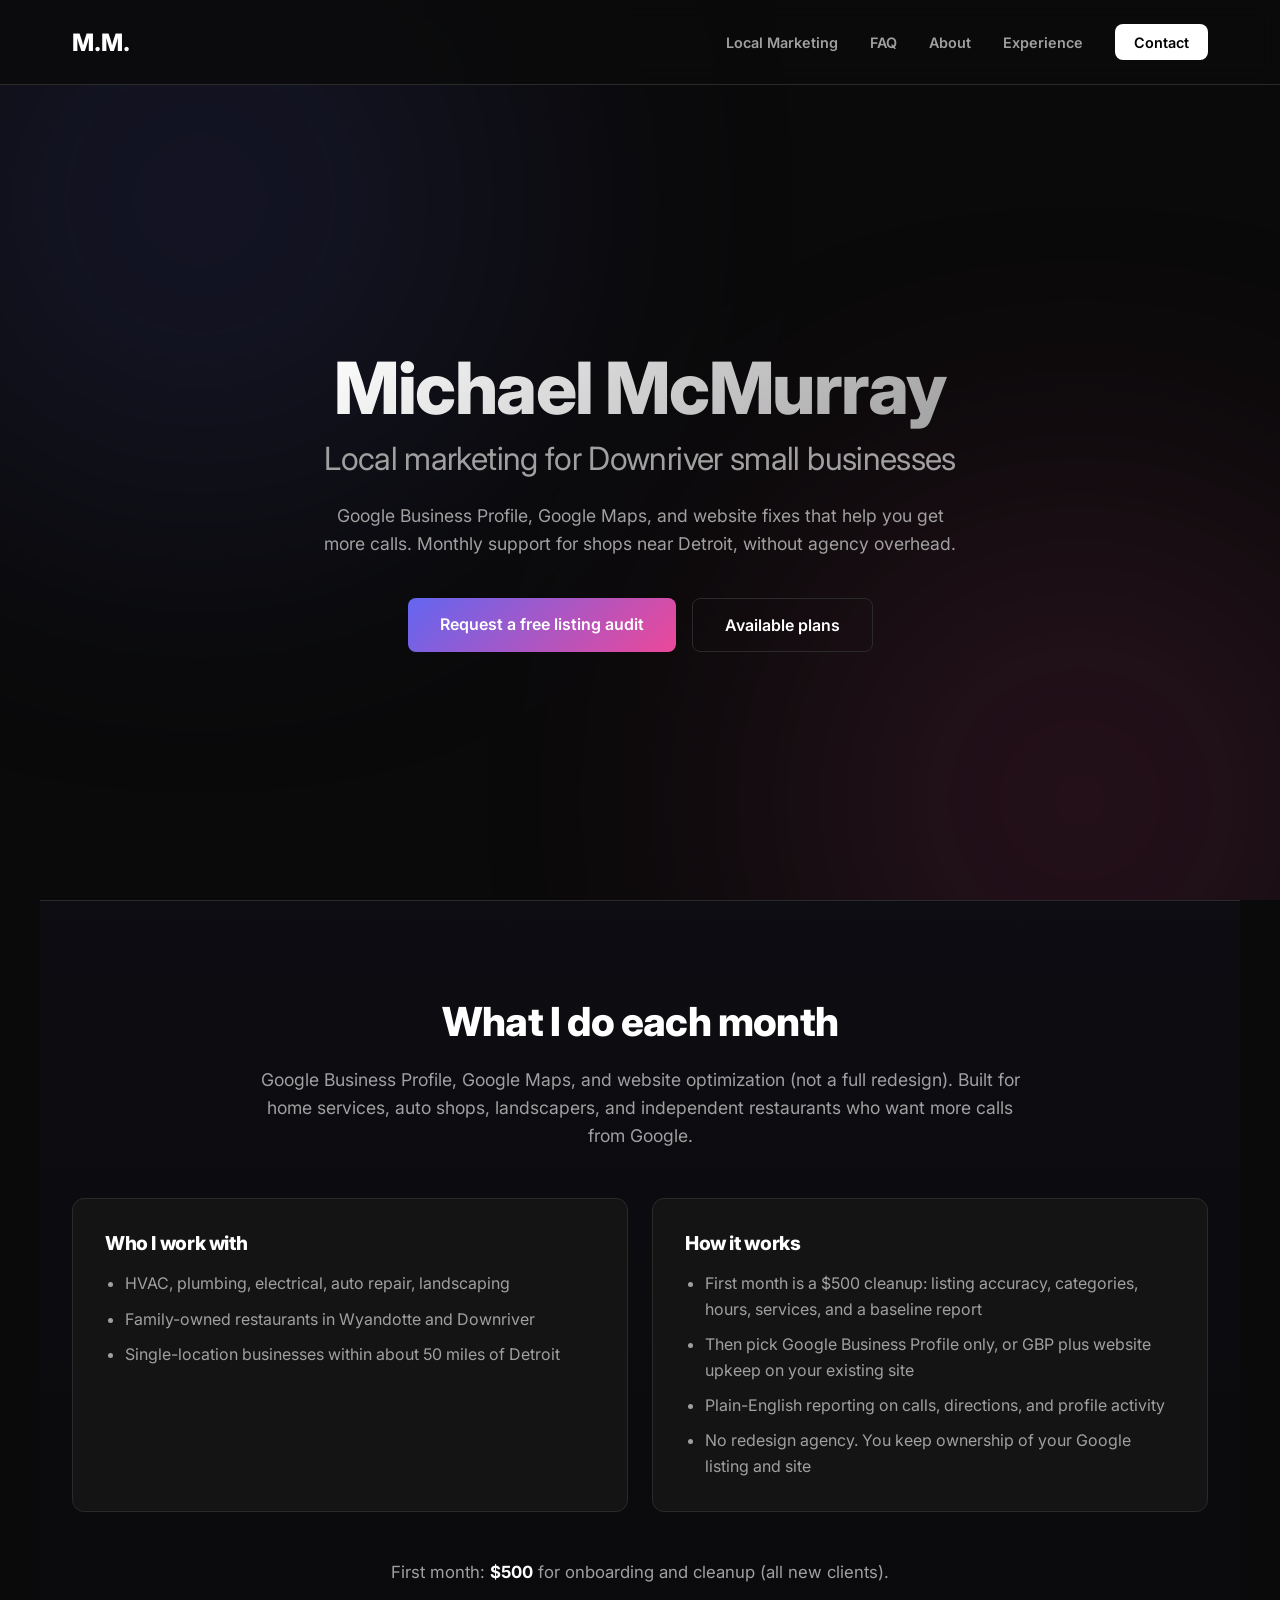
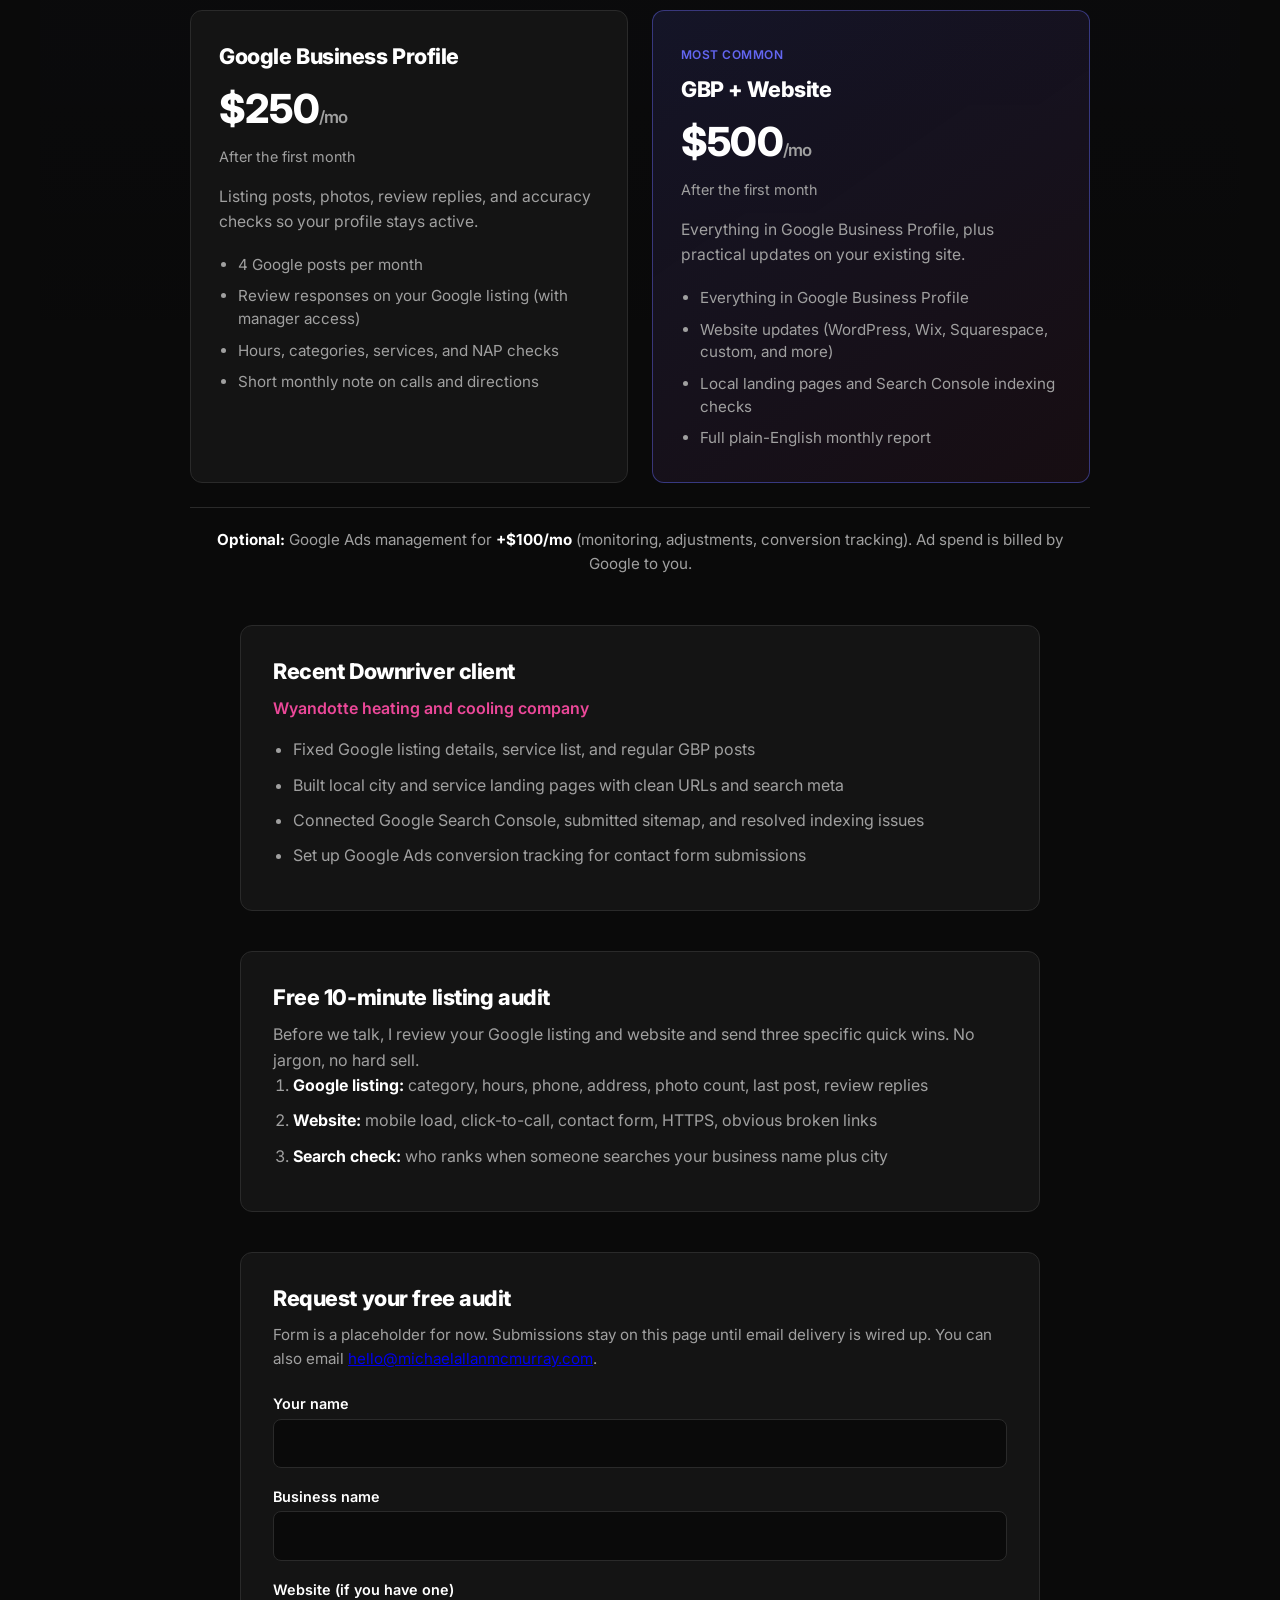
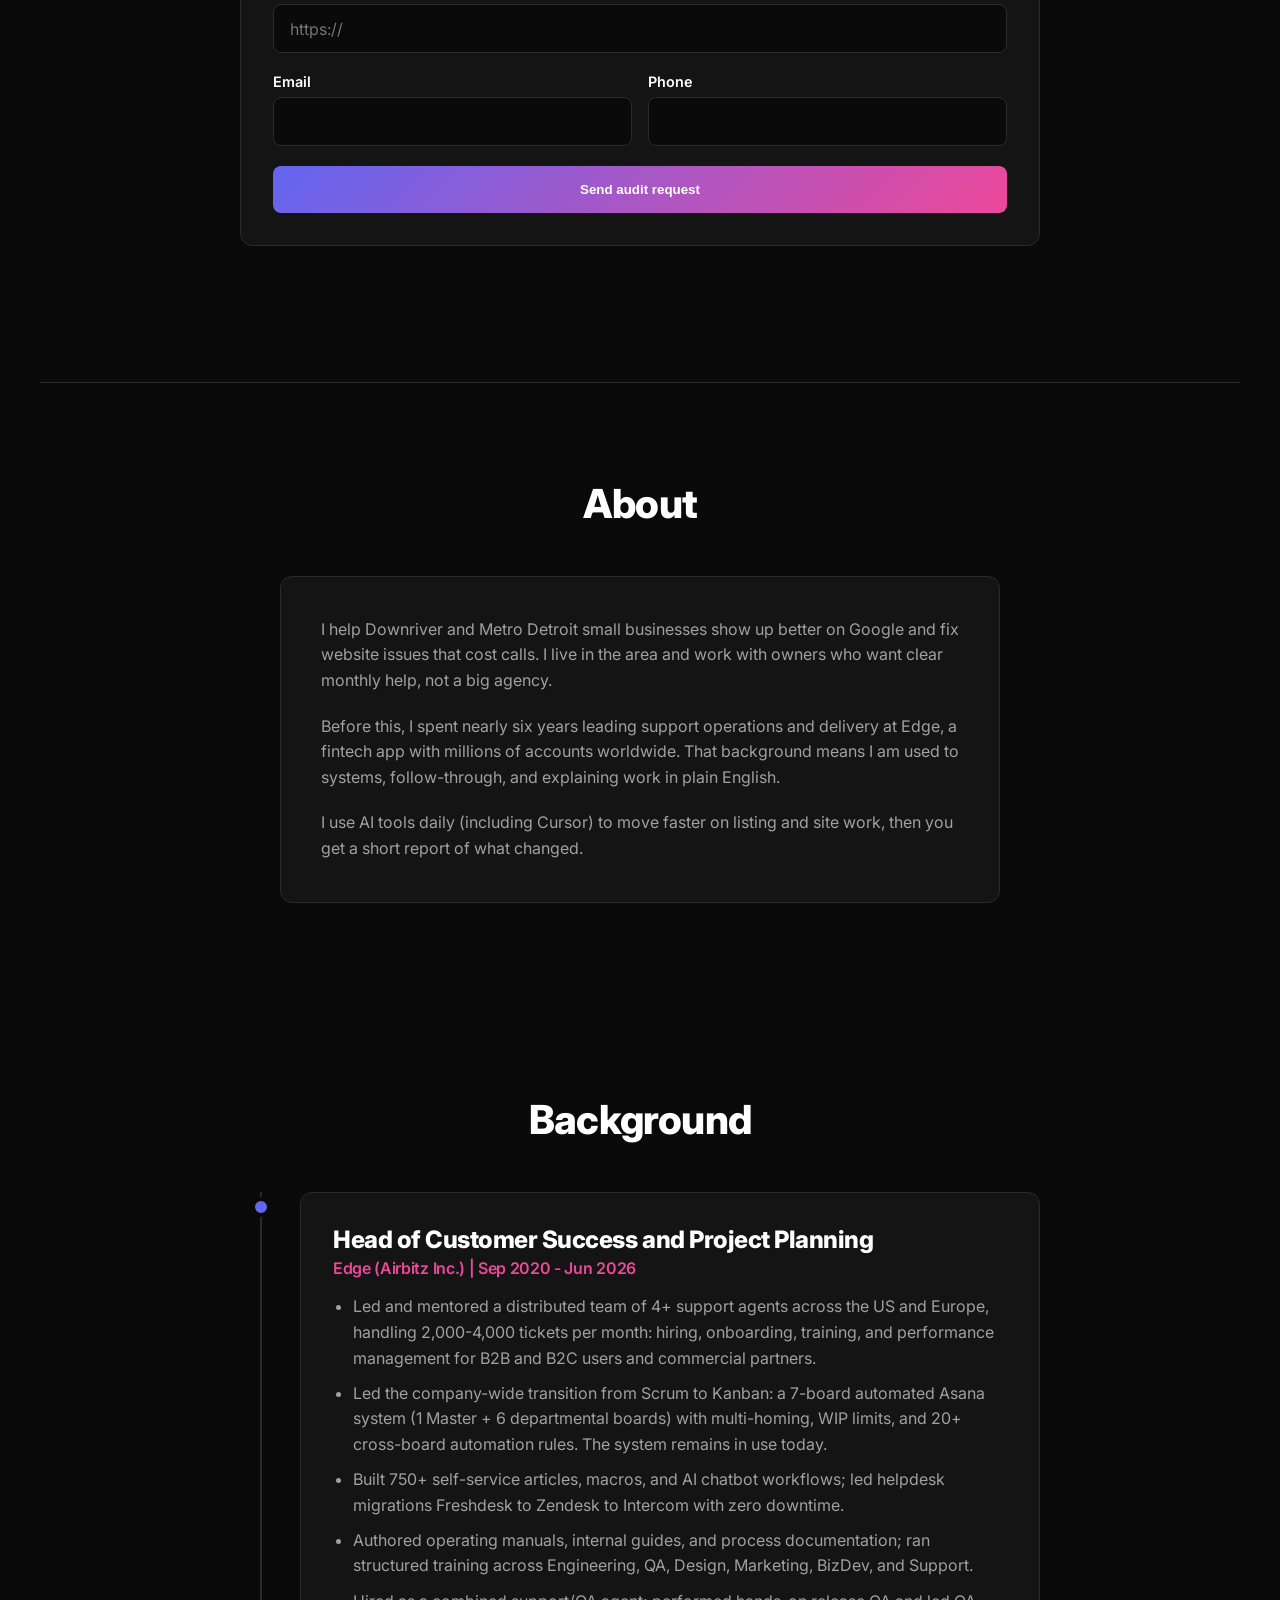
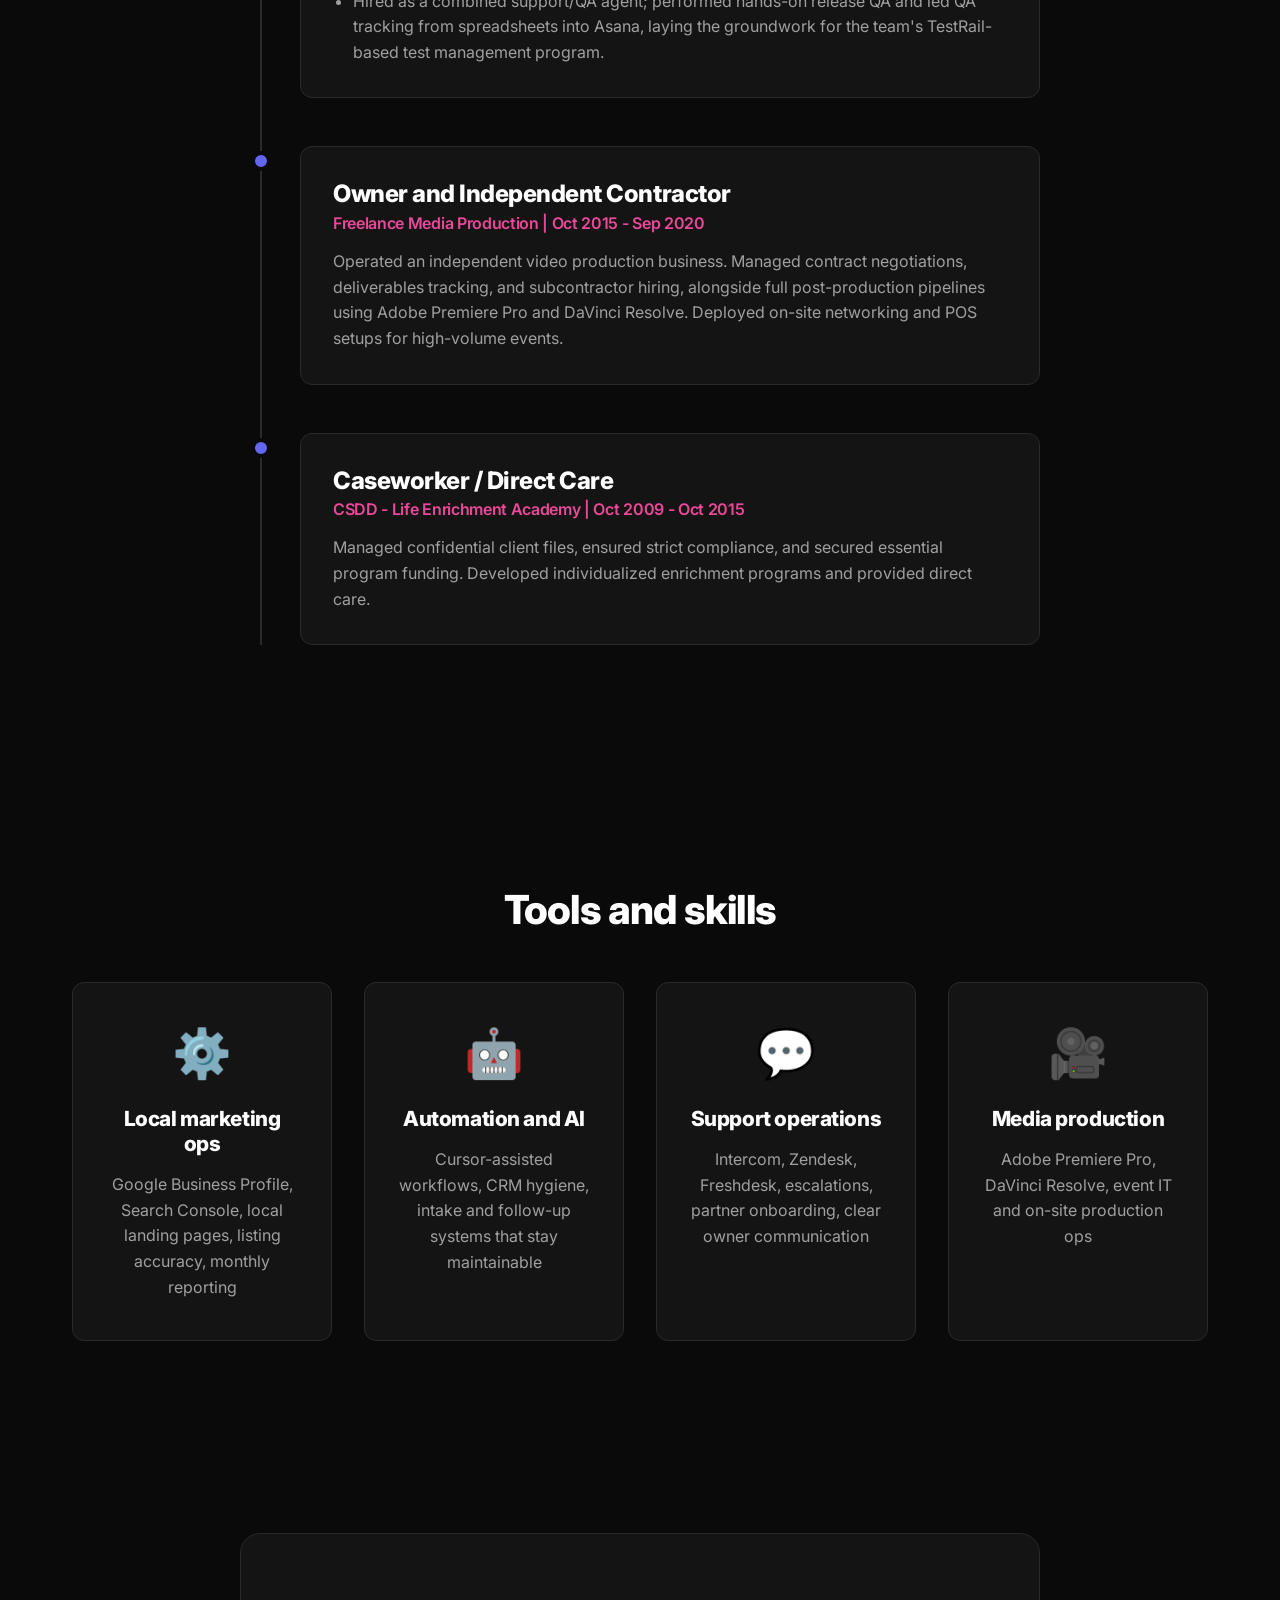
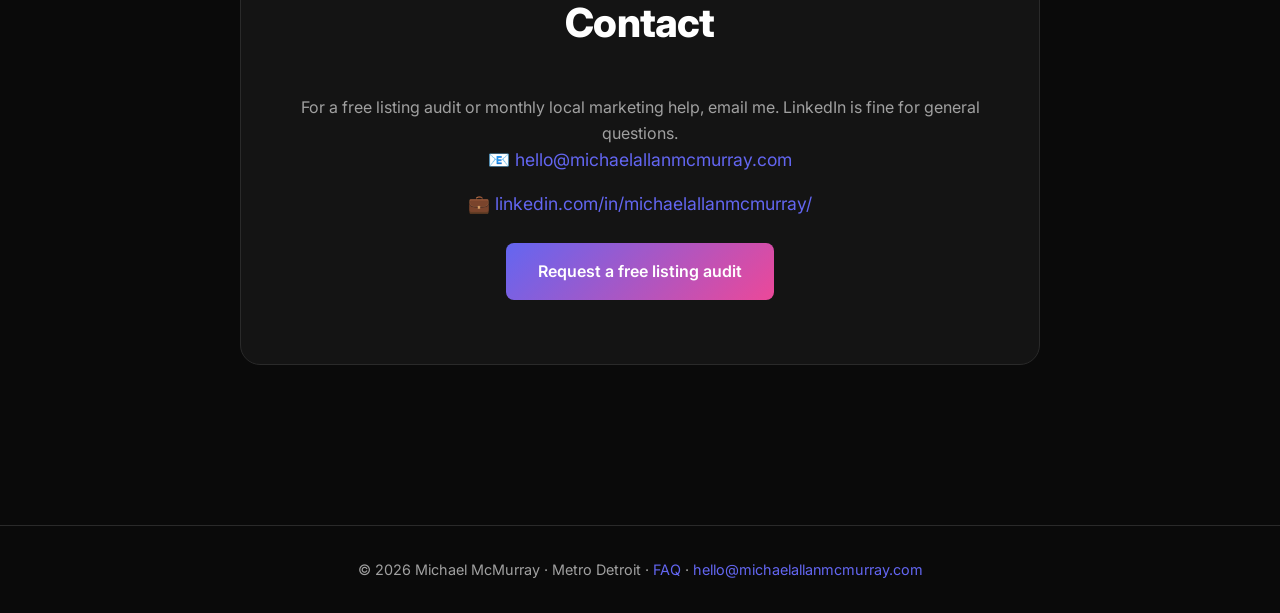
<file: index.html>
<!DOCTYPE html>
<html lang="en">
<head>
    <meta charset="UTF-8">
    <meta name="viewport" content="width=device-width, initial-scale=1.0">
    <title>Michael McMurray | Local Marketing for Downriver Small Businesses</title>
    <meta name="description" content="Google Business Profile and website help for Downriver and Metro Detroit small businesses. First month $500, then GBP-only $250/mo or GBP plus site $500/mo.">
    <meta property="og:title" content="Michael McMurray | Local Marketing Downriver MI">
    <meta property="og:description" content="Google Business Profile, website optimization, and monthly support for Downriver small businesses. Free listing audit.">
    <meta property="og:type" content="website">
    <meta property="og:url" content="https://michaelallanmcmurray.com">
    <link rel="icon" href="favicon.svg" type="image/svg+xml">
    <link rel="stylesheet" href="styles.css?v=11">
    <script type="application/ld+json">
    {
        "@context": "https://schema.org",
        "@type": "ProfessionalService",
        "name": "Michael McMurray",
        "url": "https://michaelallanmcmurray.com",
        "description": "Local marketing for Downriver and Metro Detroit small businesses: Google Business Profile management, website optimization, and monthly visibility support.",
        "areaServed": {
            "@type": "GeoCircle",
            "geoMidpoint": {
                "@type": "GeoCoordinates",
                "latitude": 42.2142,
                "longitude": -83.1499
            },
            "geoRadius": "80467"
        },
        "email": "hello@michaelallanmcmurray.com",
        "priceRange": "$250-$500"
    }
    </script>
    <link rel="preconnect" href="https://fonts.googleapis.com">
    <link rel="preconnect" href="https://fonts.gstatic.com" crossorigin>
    <link href="https://fonts.googleapis.com/css2?family=Inter:wght@300;400;600;800&display=swap" rel="stylesheet">
</head>
<body>
    <div class="site-background">
        <div class="gradient-sphere"></div>
        <div class="gradient-sphere secondary"></div>
    </div>

    <nav class="navbar">
        <div class="nav-content">
            <a href="#home" class="logo">M.M.</a>
            <button class="nav-toggle" aria-label="Open menu" aria-expanded="false">
                <span></span>
                <span></span>
                <span></span>
            </button>
            <ul class="nav-links">
                <li><a href="#local-marketing">Local Marketing</a></li>
                <li><a href="faq/">FAQ</a></li>
                <li><a href="#about">About</a></li>
                <li><a href="#experience">Experience</a></li>
                <li><a href="#contact" class="btn-primary-small">Contact</a></li>
            </ul>
        </div>
    </nav>

    <section class="hero" id="home">
        <div class="hero-content">
            <h1 class="fade-in">Michael McMurray</h1>
            <h2 class="fade-in delay-1">Local marketing for Downriver small businesses</h2>
            <p class="fade-in delay-2">Google Business Profile, Google Maps, and website fixes that help you get more calls. Monthly support for shops near Detroit, without agency overhead.</p>
            <div class="hero-cta fade-in delay-3">
                <a href="#audit-form" class="btn-primary">Request a free listing audit</a>
                <a href="#local-marketing" class="btn-secondary">Available plans</a>
            </div>
        </div>
    </section>

    <section class="local-marketing section" id="local-marketing">
        <div class="lm-header reveal">
            <h2 class="section-title">What I do each month</h2>
            <p class="lm-lead">Google Business Profile, Google Maps, and website optimization (not a full redesign). Built for home services, auto shops, landscapers, and independent restaurants who want more calls from Google.</p>
        </div>

        <div class="lm-grid reveal">
            <div class="lm-card">
                <h3>Who I work with</h3>
                <ul>
                    <li>HVAC, plumbing, electrical, auto repair, landscaping</li>
                    <li>Family-owned restaurants in Wyandotte and Downriver</li>
                    <li>Single-location businesses within about 50 miles of Detroit</li>
                </ul>
            </div>
            <div class="lm-card">
                <h3>How it works</h3>
                <ul>
                    <li>First month is a $500 cleanup: listing accuracy, categories, hours, services, and a baseline report</li>
                    <li>Then pick Google Business Profile only, or GBP plus website upkeep on your existing site</li>
                    <li>Plain-English reporting on calls, directions, and profile activity</li>
                    <li>No redesign agency. You keep ownership of your Google listing and site</li>
                </ul>
            </div>
        </div>

        <div class="pricing-simple reveal">
            <p class="pricing-setup">First month: <strong>$500</strong> for onboarding and cleanup (all new clients).</p>
            <div class="pricing-tiers">
                <div class="pricing-offer">
                    <h3 class="pricing-title">Google Business Profile</h3>
                    <p class="pricing-amount">$250<span>/mo</span></p>
                    <p class="pricing-after">After the first month</p>
                    <p class="pricing-intro">Listing posts, photos, review replies, and accuracy checks so your profile stays active.</p>
                    <ul class="pricing-list">
                        <li>4 Google posts per month</li>
                        <li>Review responses on your Google listing (with manager access)</li>
                        <li>Hours, categories, services, and NAP checks</li>
                        <li>Short monthly note on calls and directions</li>
                    </ul>
                </div>
                <div class="pricing-offer pricing-offer-featured">
                    <p class="pricing-badge">Most common</p>
                    <h3 class="pricing-title">GBP + Website</h3>
                    <p class="pricing-amount">$500<span>/mo</span></p>
                    <p class="pricing-after">After the first month</p>
                    <p class="pricing-intro">Everything in Google Business Profile, plus practical updates on your existing site.</p>
                    <ul class="pricing-list">
                        <li>Everything in Google Business Profile</li>
                        <li>Website updates (WordPress, Wix, Squarespace, custom, and more)</li>
                        <li>Local landing pages and Search Console indexing checks</li>
                        <li>Full plain-English monthly report</li>
                    </ul>
                </div>
            </div>
            <p class="pricing-addon"><strong>Optional:</strong> Google Ads management for <strong>+$100/mo</strong> (monitoring, adjustments, conversion tracking). Ad spend is billed by Google to you.</p>
        </div>

        <div class="case-study reveal">
            <h3>Recent Downriver client</h3>
            <p class="case-study-label">Wyandotte heating and cooling company</p>
            <ul>
                <li>Fixed Google listing details, service list, and regular GBP posts</li>
                <li>Built local city and service landing pages with clean URLs and search meta</li>
                <li>Connected Google Search Console, submitted sitemap, and resolved indexing issues</li>
                <li>Set up Google Ads conversion tracking for contact form submissions</li>
            </ul>
        </div>

        <div class="audit-block reveal" id="audit-checklist">
            <h3>Free 10-minute listing audit</h3>
            <p>Before we talk, I review your Google listing and website and send three specific quick wins. No jargon, no hard sell.</p>
            <ol class="audit-checklist">
                <li><strong>Google listing:</strong> category, hours, phone, address, photo count, last post, review replies</li>
                <li><strong>Website:</strong> mobile load, click-to-call, contact form, HTTPS, obvious broken links</li>
                <li><strong>Search check:</strong> who ranks when someone searches your business name plus city</li>
            </ol>
        </div>

        <div class="audit-form-container reveal" id="audit-form">
            <h3>Request your free audit</h3>
            <p>Form is a placeholder for now. Submissions stay on this page until email delivery is wired up. You can also email <a href="mailto:hello@michaelallanmcmurray.com">hello@michaelallanmcmurray.com</a>.</p>
            <form class="audit-form" id="audit-request-form" novalidate>
                <div class="form-row">
                    <label for="audit-name">Your name</label>
                    <input type="text" id="audit-name" name="name" required autocomplete="name">
                </div>
                <div class="form-row">
                    <label for="audit-business">Business name</label>
                    <input type="text" id="audit-business" name="business" required>
                </div>
                <div class="form-row">
                    <label for="audit-website">Website (if you have one)</label>
                    <input type="url" id="audit-website" name="website" placeholder="https://">
                </div>
                <div class="form-row form-row-split">
                    <div>
                        <label for="audit-email">Email</label>
                        <input type="email" id="audit-email" name="email" required autocomplete="email">
                    </div>
                    <div>
                        <label for="audit-phone">Phone</label>
                        <input type="tel" id="audit-phone" name="phone" autocomplete="tel">
                    </div>
                </div>
                <button type="submit" class="btn-primary">Send audit request</button>
                <p class="form-status" id="audit-form-status" hidden role="status"></p>
            </form>
        </div>
    </section>

    <section class="about section" id="about">
        <h2 class="section-title reveal">About</h2>
        <div class="about-content reveal">
            <p>I help Downriver and Metro Detroit small businesses show up better on Google and fix website issues that cost calls. I live in the area and work with owners who want clear monthly help, not a big agency.</p>
            <p>Before this, I spent nearly six years leading support operations and delivery at Edge, a fintech app with millions of accounts worldwide. That background means I am used to systems, follow-through, and explaining work in plain English.</p>
            <p>I use AI tools daily (including Cursor) to move faster on listing and site work, then you get a short report of what changed.</p>
        </div>
    </section>

    <section class="experience section" id="experience">
        <h2 class="section-title reveal">Background</h2>
        <div class="timeline">
            <div class="timeline-item reveal">
                <div class="timeline-dot"></div>
                <div class="timeline-content">
                    <h3>Head of Customer Success and Project Planning</h3>
                    <h4>Edge (Airbitz Inc.) | Sep 2020 - Jun 2026</h4>
                    <ul>
                        <li>Led and mentored a distributed team of 4+ support agents across the US and Europe, handling 2,000-4,000 tickets per month: hiring, onboarding, training, and performance management for B2B and B2C users and commercial partners.</li>
                        <li>Led the company-wide transition from Scrum to Kanban: a 7-board automated Asana system (1 Master + 6 departmental boards) with multi-homing, WIP limits, and 20+ cross-board automation rules. The system remains in use today.</li>
                        <li>Built 750+ self-service articles, macros, and AI chatbot workflows; led helpdesk migrations Freshdesk to Zendesk to Intercom with zero downtime.</li>
                        <li>Authored operating manuals, internal guides, and process documentation; ran structured training across Engineering, QA, Design, Marketing, BizDev, and Support.</li>
                        <li>Hired as a combined support/QA agent; performed hands-on release QA and led QA tracking from spreadsheets into Asana, laying the groundwork for the team's TestRail-based test management program.</li>
                    </ul>
                </div>
            </div>
            <div class="timeline-item reveal">
                <div class="timeline-dot"></div>
                <div class="timeline-content">
                    <h3>Owner and Independent Contractor</h3>
                    <h4>Freelance Media Production | Oct 2015 - Sep 2020</h4>
                    <p>Operated an independent video production business. Managed contract negotiations, deliverables tracking, and subcontractor hiring, alongside full post-production pipelines using Adobe Premiere Pro and DaVinci Resolve. Deployed on-site networking and POS setups for high-volume events.</p>
                </div>
            </div>
            <div class="timeline-item reveal">
                <div class="timeline-dot"></div>
                <div class="timeline-content">
                    <h3>Caseworker / Direct Care</h3>
                    <h4>CSDD - Life Enrichment Academy | Oct 2009 - Oct 2015</h4>
                    <p>Managed confidential client files, ensured strict compliance, and secured essential program funding. Developed individualized enrichment programs and provided direct care.</p>
                </div>
            </div>
        </div>
    </section>

    <section class="skills section" id="skills">
        <h2 class="section-title reveal">Tools and skills</h2>
        <div class="skills-grid reveal">
            <div class="skill-card">
                <div class="skill-icon">&#9881;&#65039;</div>
                <h3>Local marketing ops</h3>
                <p>Google Business Profile, Search Console, local landing pages, listing accuracy, monthly reporting</p>
            </div>
            <div class="skill-card">
                <div class="skill-icon">&#129302;</div>
                <h3>Automation and AI</h3>
                <p>Cursor-assisted workflows, CRM hygiene, intake and follow-up systems that stay maintainable</p>
            </div>
            <div class="skill-card">
                <div class="skill-icon">&#128172;</div>
                <h3>Support operations</h3>
                <p>Intercom, Zendesk, Freshdesk, escalations, partner onboarding, clear owner communication</p>
            </div>
            <div class="skill-card">
                <div class="skill-icon">&#127909;</div>
                <h3>Media production</h3>
                <p>Adobe Premiere Pro, DaVinci Resolve, event IT and on-site production ops</p>
            </div>
        </div>
    </section>

    <section class="contact section" id="contact">
        <div class="contact-container reveal">
            <h2 class="section-title">Contact</h2>
            <p>For a free listing audit or monthly local marketing help, email me. LinkedIn is fine for general questions.</p>

            <div class="contact-info">
                <p>&#128231; <a href="mailto:hello@michaelallanmcmurray.com">hello@michaelallanmcmurray.com</a></p>
                <p>&#128188; <a href="https://linkedin.com/in/michaelallanmcmurray/" target="_blank" rel="noopener noreferrer">linkedin.com/in/michaelallanmcmurray/</a></p>
            </div>
            <p style="margin-top: 1.5rem;"><a href="#audit-form" class="btn-primary">Request a free listing audit</a></p>
        </div>
    </section>

    <footer>
        <p>&copy; 2026 Michael McMurray · Metro Detroit · <a href="faq/">FAQ</a> · <a href="mailto:hello@michaelallanmcmurray.com">hello@michaelallanmcmurray.com</a></p>
    </footer>

    <script src="script.js"></script>
</body>
</html>
</file>
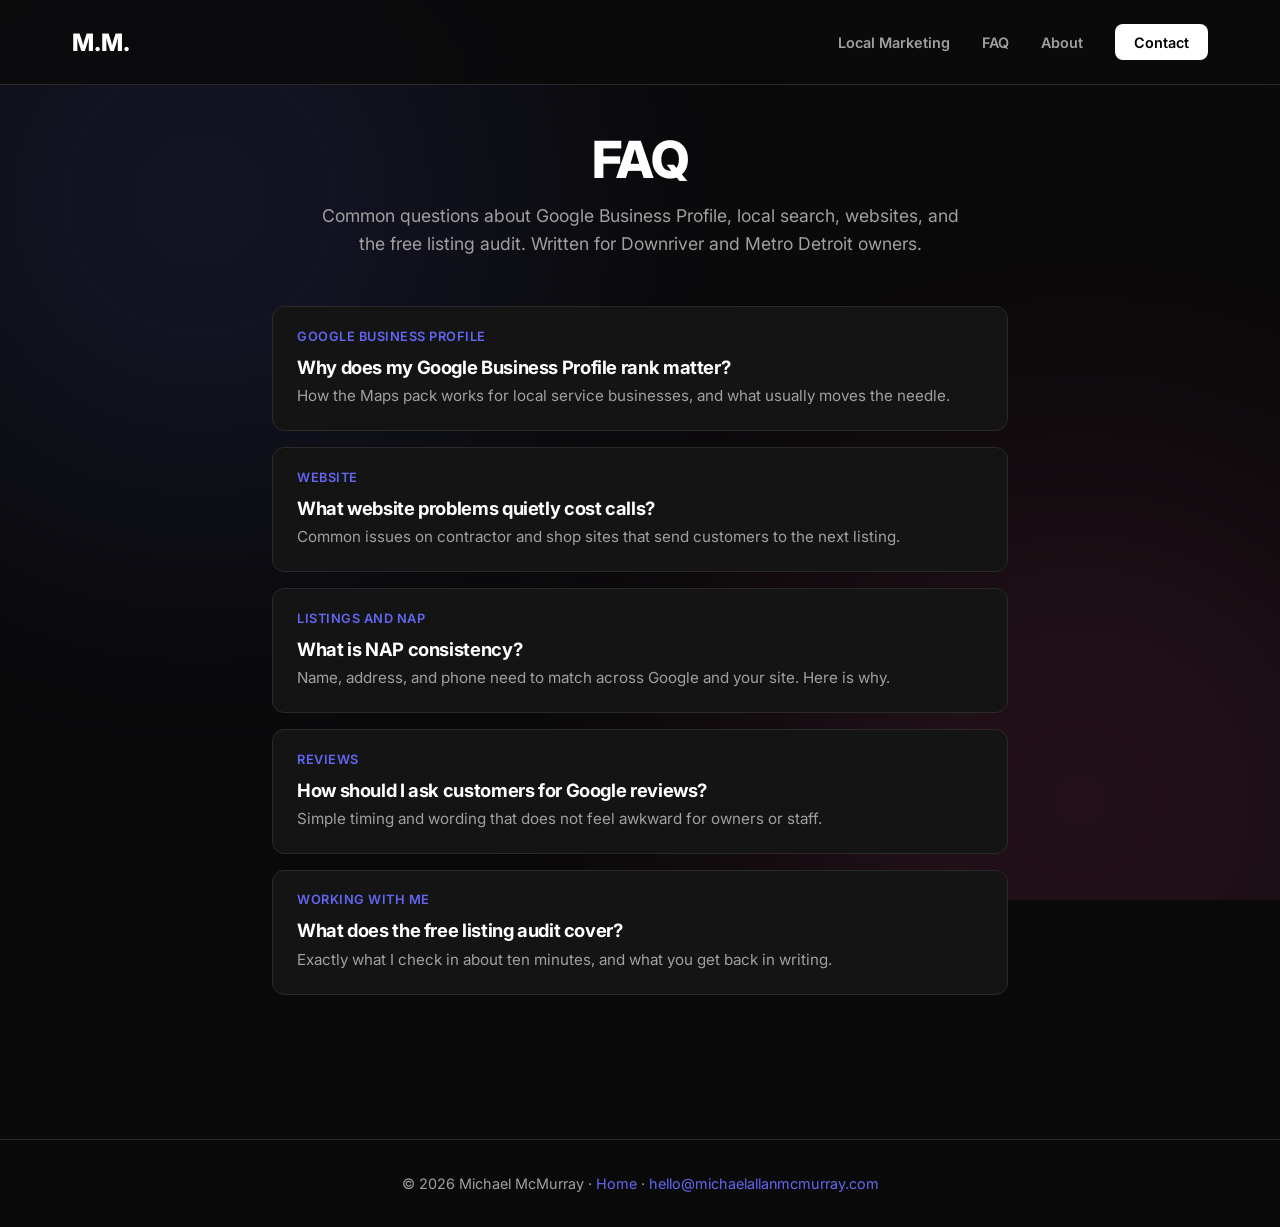
<file: faq/index.html>
<!DOCTYPE html>
<html lang="en">
<head>
    <meta charset="UTF-8">
    <meta name="viewport" content="width=device-width, initial-scale=1.0">
    <title>FAQ | Michael McMurray</title>
    <meta name="description" content="FAQ on Google Business Profile, local search, websites, and the free listing audit for Downriver and Metro Detroit small businesses.">
    <meta property="og:title" content="FAQ | Michael McMurray">
    <meta property="og:description" content="Answers on Google Business Profile, websites, NAP, reviews, and the free listing audit.">
    <meta property="og:type" content="website">
    <meta property="og:url" content="https://michaelallanmcmurray.com/faq/">
    <link rel="icon" href="../favicon.svg" type="image/svg+xml">
    <link rel="stylesheet" href="../styles.css?v=10">
    <link rel="preconnect" href="https://fonts.googleapis.com">
    <link rel="preconnect" href="https://fonts.gstatic.com" crossorigin>
    <link href="https://fonts.googleapis.com/css2?family=Inter:wght@300;400;600;800&display=swap" rel="stylesheet">
</head>
<body>
    <div class="site-background">
        <div class="gradient-sphere"></div>
        <div class="gradient-sphere secondary"></div>
    </div>

    <nav class="navbar">
        <div class="nav-content">
            <a href="../index.html" class="logo">M.M.</a>
            <button class="nav-toggle" aria-label="Open menu" aria-expanded="false">
                <span></span>
                <span></span>
                <span></span>
            </button>
            <ul class="nav-links">
                <li><a href="../index.html#local-marketing">Local Marketing</a></li>
                <li><a href="index.html">FAQ</a></li>
                <li><a href="../index.html#about">About</a></li>
                <li><a href="../index.html#contact" class="btn-primary-small">Contact</a></li>
            </ul>
        </div>
    </nav>

    <header class="faq-hero">
        <h1 class="fade-in">FAQ</h1>
        <p class="fade-in delay-1">Common questions about Google Business Profile, local search, websites, and the free listing audit. Written for Downriver and Metro Detroit owners.</p>
    </header>

    <main class="faq-layout">
        <ul class="faq-list reveal">
            <li>
                <a href="why-does-google-business-profile-rank-matter.html">
                    <span class="faq-meta">Google Business Profile</span>
                    <h2>Why does my Google Business Profile rank matter?</h2>
                    <p>How the Maps pack works for local service businesses, and what usually moves the needle.</p>
                </a>
            </li>
            <li>
                <a href="what-website-problems-cost-calls.html">
                    <span class="faq-meta">Website</span>
                    <h2>What website problems quietly cost calls?</h2>
                    <p>Common issues on contractor and shop sites that send customers to the next listing.</p>
                </a>
            </li>
            <li>
                <a href="what-is-nap-consistency.html">
                    <span class="faq-meta">Listings and NAP</span>
                    <h2>What is NAP consistency?</h2>
                    <p>Name, address, and phone need to match across Google and your site. Here is why.</p>
                </a>
            </li>
            <li>
                <a href="how-should-i-ask-for-google-reviews.html">
                    <span class="faq-meta">Reviews</span>
                    <h2>How should I ask customers for Google reviews?</h2>
                    <p>Simple timing and wording that does not feel awkward for owners or staff.</p>
                </a>
            </li>
            <li>
                <a href="what-does-the-free-listing-audit-cover.html">
                    <span class="faq-meta">Working with me</span>
                    <h2>What does the free listing audit cover?</h2>
                    <p>Exactly what I check in about ten minutes, and what you get back in writing.</p>
                </a>
            </li>
        </ul>
    </main>

    <footer>
        <p>&copy; 2026 Michael McMurray · <a href="../index.html">Home</a> · <a href="mailto:hello@michaelallanmcmurray.com">hello@michaelallanmcmurray.com</a></p>
    </footer>

    <script src="../script.js"></script>
</body>
</html>
</file>
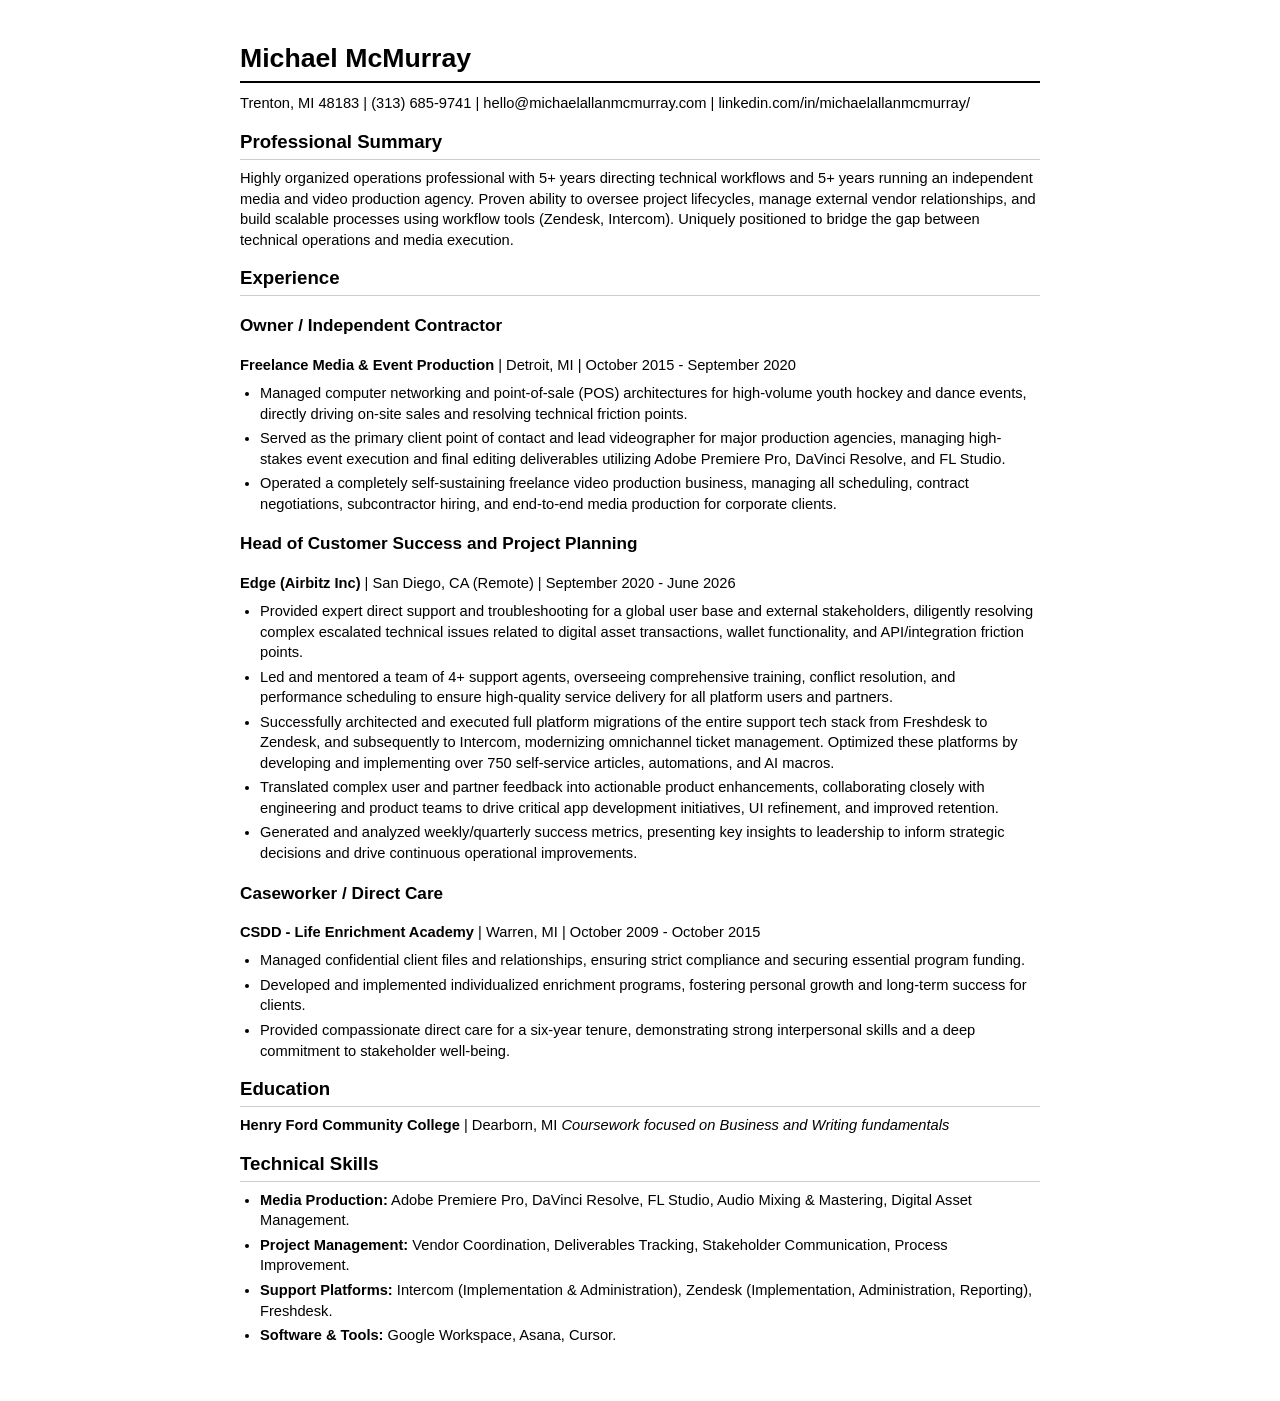
<file: Michael_McMurray_Media_Resume.html>
<html><head><meta charset='utf-8'><style>
    body { font-family: 'Helvetica Neue', Helvetica, Arial, sans-serif; line-height: 1.4; max-width: 800px; margin: 0 auto; padding: 40px; color: #000; font-size: 11pt; }
    h1 { border-bottom: 2px solid #000; padding-bottom: 4px; margin-bottom: 10px; font-size: 20pt; }
    h2 { border-bottom: 1px solid #ccc; padding-bottom: 4px; margin-top: 15px; margin-bottom: 8px; font-size: 14pt; }
    a { color: #000; text-decoration: none; }
    p { margin-top: 0; margin-bottom: 8px; }
    ul { padding-left: 20px; margin-top: 0; margin-bottom: 15px; }
    li { margin-bottom: 4px; }
    @media print {
        @page { margin: 0; }
        body { max-width: 100%; padding: 0.35in 0.4in; margin: 0; font-size: 9.5pt; line-height: 1.2; }
        h1 { margin-top: 0; border-bottom: 1px solid #000; margin-bottom: 4px; padding-bottom: 2px; }
        h2 { margin-top: 8px; margin-bottom: 4px; padding-bottom: 2px; font-size: 12pt; }
        ul { margin-bottom: 6px; padding-left: 15px; }
        li { margin-bottom: 3px; }
        p { margin-bottom: 6px; }
        li, p, h2 { page-break-inside: avoid; }
    }
</style></head><body><h1>Michael McMurray</h1>
<p>Trenton, MI 48183 | (313) 685-9741 | hello@michaelallanmcmurray.com | linkedin.com/in/michaelallanmcmurray/</p>
<h2>Professional Summary</h2>
<p>Highly organized operations professional with 5+ years directing technical workflows and 5+ years running an independent media and video production agency. Proven ability to oversee project lifecycles, manage external vendor relationships, and build scalable processes using workflow tools (Zendesk, Intercom). Uniquely positioned to bridge the gap between technical operations and media execution.</p>
<h2>Experience</h2>
<h3>Owner / Independent Contractor</h3>
<p><strong>Freelance Media &amp; Event Production</strong> | Detroit, MI | October 2015 - September 2020</p>
<ul>
<li>Managed computer networking and point-of-sale (POS) architectures for high-volume youth hockey and dance events, directly driving on-site sales and resolving technical friction points.</li>
<li>Served as the primary client point of contact and lead videographer for major production agencies, managing high-stakes event execution and final editing deliverables utilizing Adobe Premiere Pro, DaVinci Resolve, and FL Studio.</li>
<li>Operated a completely self-sustaining freelance video production business, managing all scheduling, contract negotiations, subcontractor hiring, and end-to-end media production for corporate clients.</li>
</ul>
<h3>Head of Customer Success and Project Planning</h3>
<p><strong>Edge (Airbitz Inc)</strong> | San Diego, CA (Remote) | September 2020 - June 2026</p>
<ul>
<li>Provided expert direct support and troubleshooting for a global user base and external stakeholders, diligently resolving complex escalated technical issues related to digital asset transactions, wallet functionality, and API/integration friction points.</li>
<li>Led and mentored a team of 4+ support agents, overseeing comprehensive training, conflict resolution, and performance scheduling to ensure high-quality service delivery for all platform users and partners.</li>
<li>Successfully architected and executed full platform migrations of the entire support tech stack from Freshdesk to Zendesk, and subsequently to Intercom, modernizing omnichannel ticket management. Optimized these platforms by developing and implementing over 750 self-service articles, automations, and AI macros.</li>
<li>Translated complex user and partner feedback into actionable product enhancements, collaborating closely with engineering and product teams to drive critical app development initiatives, UI refinement, and improved retention.</li>
<li>Generated and analyzed weekly/quarterly success metrics, presenting key insights to leadership to inform strategic decisions and drive continuous operational improvements.</li>
</ul>
<h3>Caseworker / Direct Care</h3>
<p><strong>CSDD - Life Enrichment Academy</strong> | Warren, MI | October 2009 - October 2015</p>
<ul>
<li>Managed confidential client files and relationships, ensuring strict compliance and securing essential program funding.</li>
<li>Developed and implemented individualized enrichment programs, fostering personal growth and long-term success for clients.</li>
<li>Provided compassionate direct care for a six-year tenure, demonstrating strong interpersonal skills and a deep commitment to stakeholder well-being.</li>
</ul>
<h2>Education</h2>
<p><strong>Henry Ford Community College</strong> | Dearborn, MI
<em>Coursework focused on Business and Writing fundamentals</em></p>
<h2>Technical Skills</h2>
<ul>
<li><strong>Media Production:</strong> Adobe Premiere Pro, DaVinci Resolve, FL Studio, Audio Mixing &amp; Mastering, Digital Asset Management.</li>
<li><strong>Project Management:</strong> Vendor Coordination, Deliverables Tracking, Stakeholder Communication, Process Improvement.</li>
<li><strong>Support Platforms:</strong> Intercom (Implementation &amp; Administration), Zendesk (Implementation, Administration, Reporting), Freshdesk.</li>
<li><strong>Software &amp; Tools:</strong> Google Workspace, Asana, Cursor.</li>
</ul></body></html>
</file>
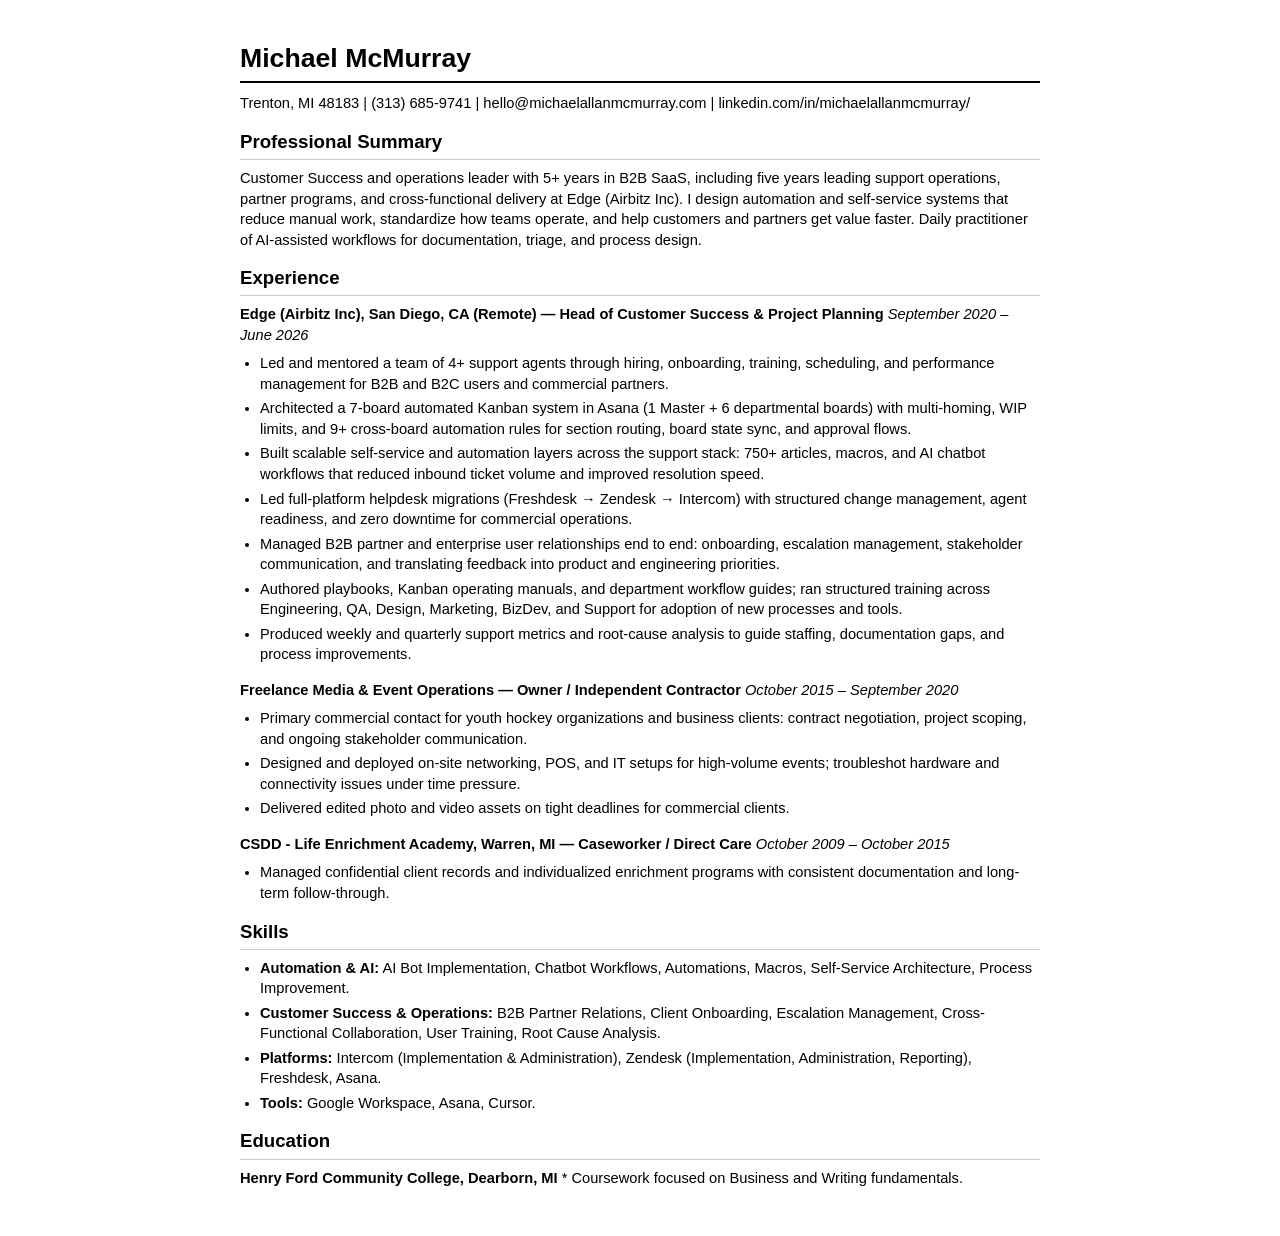
<file: Michael_McMurray_Resume.html>
<html><head><meta charset='utf-8'><style>
    body { font-family: 'Helvetica Neue', Helvetica, Arial, sans-serif; line-height: 1.4; max-width: 800px; margin: 0 auto; padding: 40px; color: #000; font-size: 11pt; }
    h1 { border-bottom: 2px solid #000; padding-bottom: 4px; margin-bottom: 10px; font-size: 20pt; }
    h2 { border-bottom: 1px solid #ccc; padding-bottom: 4px; margin-top: 15px; margin-bottom: 8px; font-size: 14pt; }
    a { color: #000; text-decoration: none; }
    p { margin-top: 0; margin-bottom: 8px; }
    ul { padding-left: 20px; margin-top: 0; margin-bottom: 15px; }
    li { margin-bottom: 4px; }
    @media print {
        @page { margin: 0; }
        body { max-width: 100%; padding: 0.35in 0.4in; margin: 0; font-size: 9.5pt; line-height: 1.2; }
        h1 { margin-top: 0; border-bottom: 1px solid #000; margin-bottom: 4px; padding-bottom: 2px; }
        h2 { margin-top: 8px; margin-bottom: 4px; padding-bottom: 2px; font-size: 12pt; }
        ul { margin-bottom: 6px; padding-left: 15px; }
        li { margin-bottom: 3px; }
        p { margin-bottom: 6px; }
        li, p, h2 { page-break-inside: avoid; }
    }
</style></head><body><h1>Michael McMurray</h1>
<p>Trenton, MI 48183 | (313) 685-9741 | hello@michaelallanmcmurray.com | linkedin.com/in/michaelallanmcmurray/</p>
<h2>Professional Summary</h2>
<p>Customer Success and operations leader with 5+ years in B2B SaaS, including five years leading support operations, partner programs, and cross-functional delivery at Edge (Airbitz Inc). I design automation and self-service systems that reduce manual work, standardize how teams operate, and help customers and partners get value faster. Daily practitioner of AI-assisted workflows for documentation, triage, and process design.</p>
<h2>Experience</h2>
<p><strong>Edge (Airbitz Inc), San Diego, CA (Remote) — Head of Customer Success &amp; Project Planning</strong>
<em>September 2020 – June 2026</em></p>
<ul>
<li>Led and mentored a team of 4+ support agents through hiring, onboarding, training, scheduling, and performance management for B2B and B2C users and commercial partners.</li>
<li>Architected a 7-board automated Kanban system in Asana (1 Master + 6 departmental boards) with multi-homing, WIP limits, and 9+ cross-board automation rules for section routing, board state sync, and approval flows.</li>
<li>Built scalable self-service and automation layers across the support stack: 750+ articles, macros, and AI chatbot workflows that reduced inbound ticket volume and improved resolution speed.</li>
<li>Led full-platform helpdesk migrations (Freshdesk → Zendesk → Intercom) with structured change management, agent readiness, and zero downtime for commercial operations.</li>
<li>Managed B2B partner and enterprise user relationships end to end: onboarding, escalation management, stakeholder communication, and translating feedback into product and engineering priorities.</li>
<li>Authored playbooks, Kanban operating manuals, and department workflow guides; ran structured training across Engineering, QA, Design, Marketing, BizDev, and Support for adoption of new processes and tools.</li>
<li>Produced weekly and quarterly support metrics and root-cause analysis to guide staffing, documentation gaps, and process improvements.</li>
</ul>
<p><strong>Freelance Media &amp; Event Operations — Owner / Independent Contractor</strong>
<em>October 2015 – September 2020</em></p>
<ul>
<li>Primary commercial contact for youth hockey organizations and business clients: contract negotiation, project scoping, and ongoing stakeholder communication.</li>
<li>Designed and deployed on-site networking, POS, and IT setups for high-volume events; troubleshot hardware and connectivity issues under time pressure.</li>
<li>Delivered edited photo and video assets on tight deadlines for commercial clients.</li>
</ul>
<p><strong>CSDD - Life Enrichment Academy, Warren, MI — Caseworker / Direct Care</strong>
<em>October 2009 – October 2015</em></p>
<ul>
<li>Managed confidential client records and individualized enrichment programs with consistent documentation and long-term follow-through.</li>
</ul>
<h2>Skills</h2>
<ul>
<li><strong>Automation &amp; AI:</strong> AI Bot Implementation, Chatbot Workflows, Automations, Macros, Self-Service Architecture, Process Improvement.</li>
<li><strong>Customer Success &amp; Operations:</strong> B2B Partner Relations, Client Onboarding, Escalation Management, Cross-Functional Collaboration, User Training, Root Cause Analysis.</li>
<li><strong>Platforms:</strong> Intercom (Implementation &amp; Administration), Zendesk (Implementation, Administration, Reporting), Freshdesk, Asana.</li>
<li><strong>Tools:</strong> Google Workspace, Asana, Cursor.</li>
</ul>
<h2>Education</h2>
<p><strong>Henry Ford Community College, Dearborn, MI</strong>
* Coursework focused on Business and Writing fundamentals.</p></body></html>
</file>
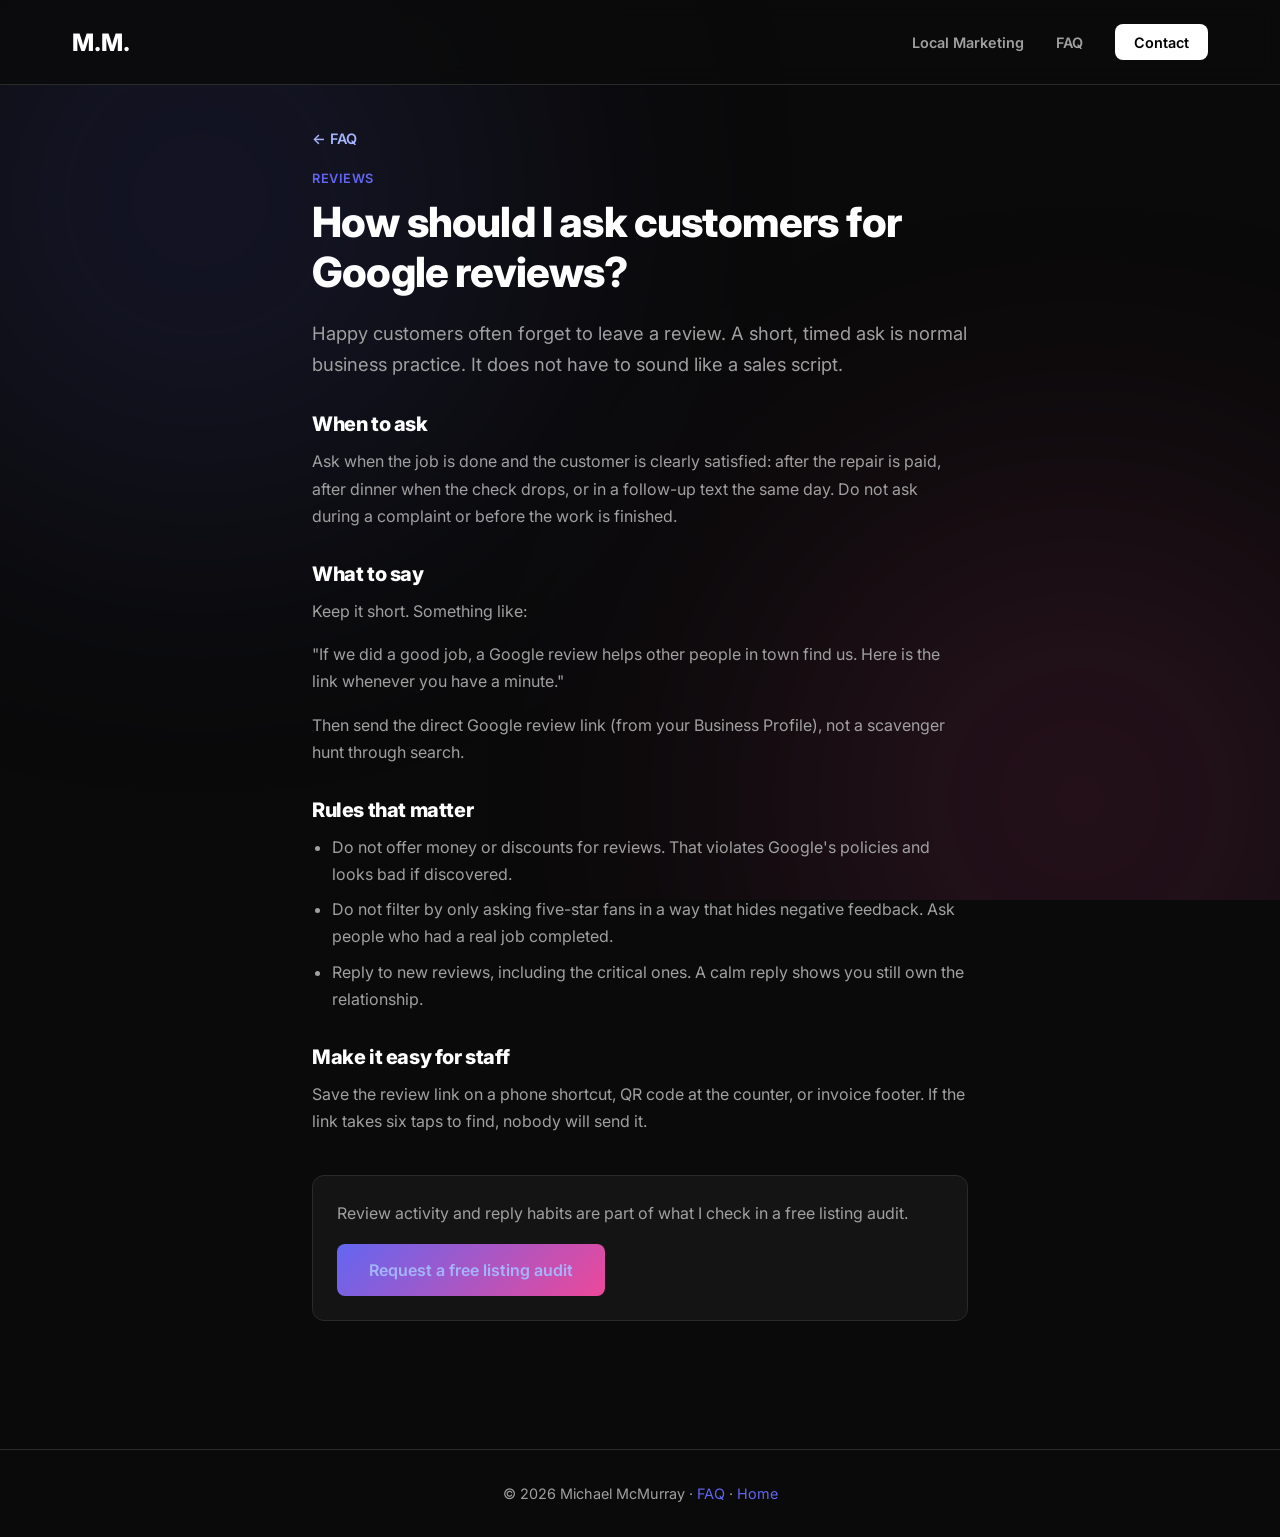
<file: faq/how-should-i-ask-for-google-reviews.html>
<!DOCTYPE html>
<html lang="en">
<head>
    <meta charset="UTF-8">
    <meta name="viewport" content="width=device-width, initial-scale=1.0">
    <title>How should I ask customers for Google reviews? | FAQ</title>
    <meta name="description" content="Practical ways Downriver small businesses can ask for Google reviews without sounding pushy.">
    <link rel="icon" href="../favicon.svg" type="image/svg+xml">
    <link rel="stylesheet" href="../styles.css?v=10">
    <link rel="preconnect" href="https://fonts.googleapis.com">
    <link rel="preconnect" href="https://fonts.gstatic.com" crossorigin>
    <link href="https://fonts.googleapis.com/css2?family=Inter:wght@300;400;600;800&display=swap" rel="stylesheet">
</head>
<body>
    <div class="site-background">
        <div class="gradient-sphere"></div>
        <div class="gradient-sphere secondary"></div>
    </div>

    <nav class="navbar">
        <div class="nav-content">
            <a href="../index.html" class="logo">M.M.</a>
            <button class="nav-toggle" aria-label="Open menu" aria-expanded="false">
                <span></span>
                <span></span>
                <span></span>
            </button>
            <ul class="nav-links">
                <li><a href="../index.html#local-marketing">Local Marketing</a></li>
                <li><a href="index.html">FAQ</a></li>
                <li><a href="../index.html#contact" class="btn-primary-small">Contact</a></li>
            </ul>
        </div>
    </nav>

    <article class="faq-article">
        <a class="faq-back" href="index.html">&larr; FAQ</a>
        <span class="faq-meta">Reviews</span>
        <h1>How should I ask customers for Google reviews?</h1>
        <p class="faq-lead">Happy customers often forget to leave a review. A short, timed ask is normal business practice. It does not have to sound like a sales script.</p>

        <h2>When to ask</h2>
        <p>Ask when the job is done and the customer is clearly satisfied: after the repair is paid, after dinner when the check drops, or in a follow-up text the same day. Do not ask during a complaint or before the work is finished.</p>

        <h2>What to say</h2>
        <p>Keep it short. Something like:</p>
        <p>"If we did a good job, a Google review helps other people in town find us. Here is the link whenever you have a minute."</p>
        <p>Then send the direct Google review link (from your Business Profile), not a scavenger hunt through search.</p>

        <h2>Rules that matter</h2>
        <ul>
            <li>Do not offer money or discounts for reviews. That violates Google's policies and looks bad if discovered.</li>
            <li>Do not filter by only asking five-star fans in a way that hides negative feedback. Ask people who had a real job completed.</li>
            <li>Reply to new reviews, including the critical ones. A calm reply shows you still own the relationship.</li>
        </ul>

        <h2>Make it easy for staff</h2>
        <p>Save the review link on a phone shortcut, QR code at the counter, or invoice footer. If the link takes six taps to find, nobody will send it.</p>

        <div class="faq-cta">
            <p>Review activity and reply habits are part of what I check in a free listing audit.</p>
            <a href="../index.html#audit-form" class="btn-primary">Request a free listing audit</a>
        </div>
    </article>

    <footer>
        <p>&copy; 2026 Michael McMurray · <a href="index.html">FAQ</a> · <a href="../index.html">Home</a></p>
    </footer>
    <script src="../script.js"></script>
</body>
</html>
</file>
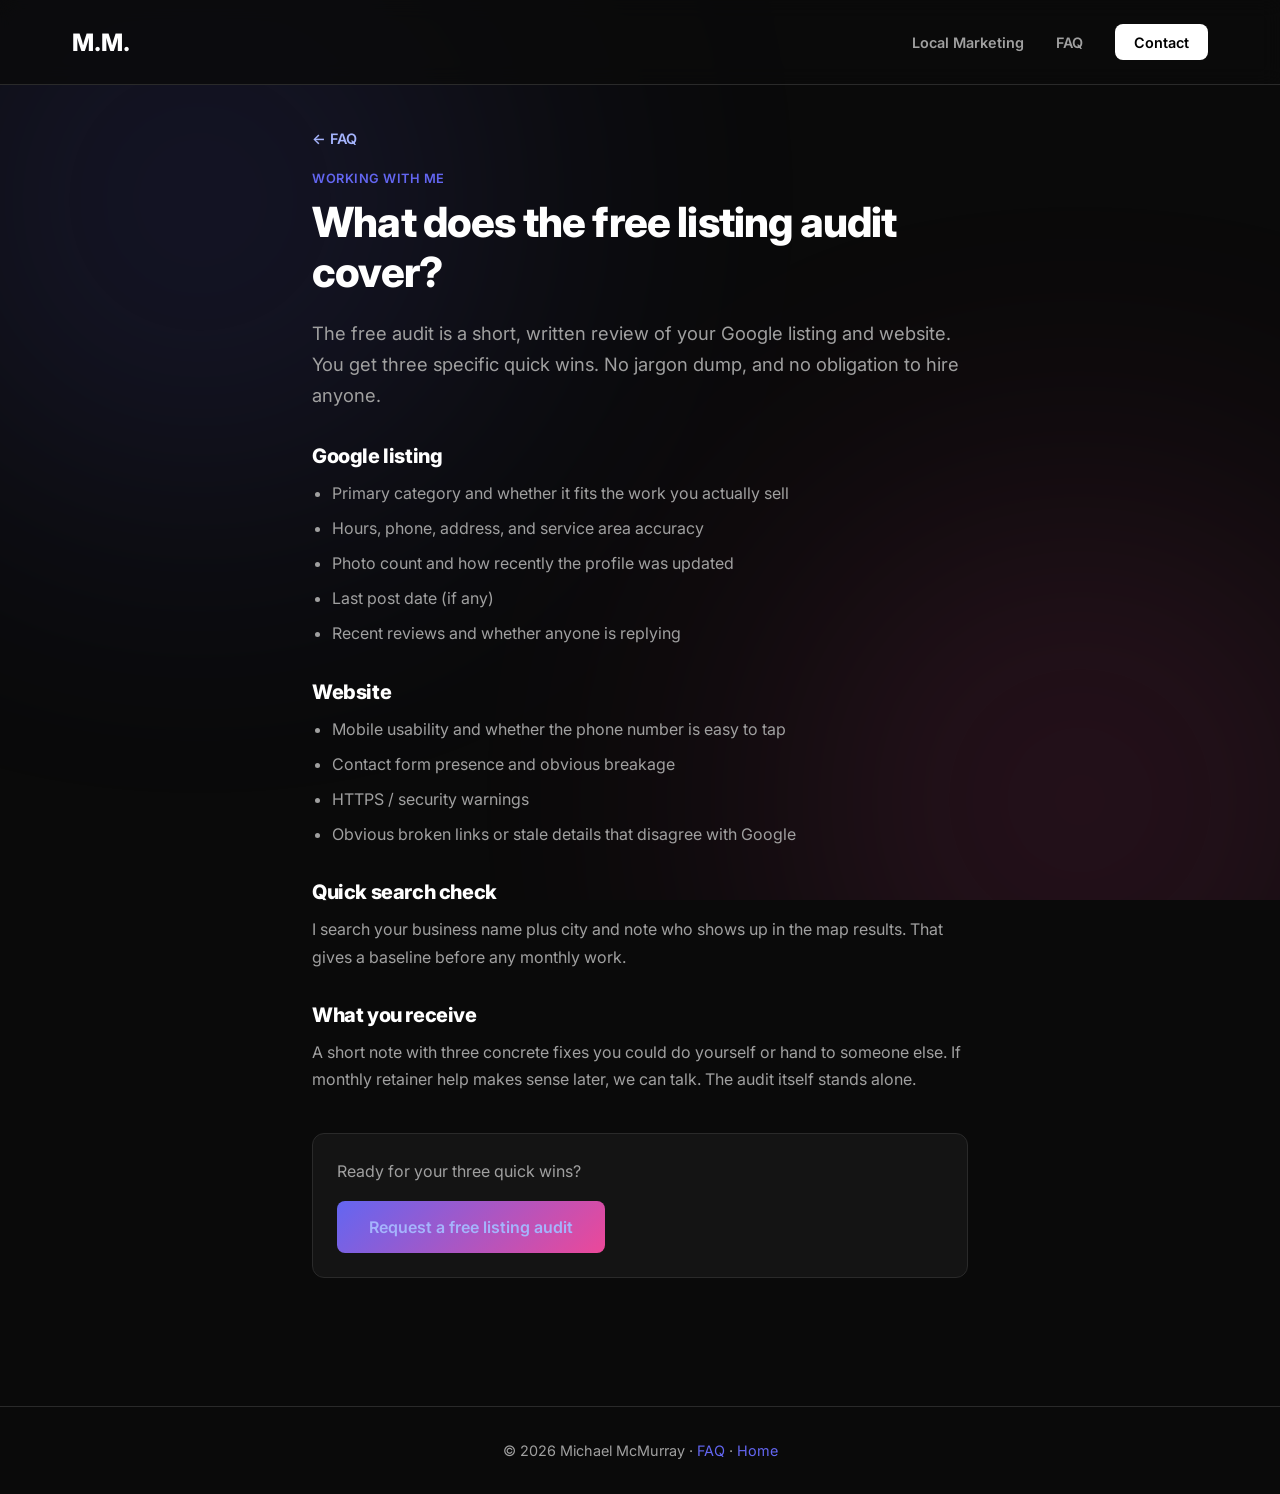
<file: faq/what-does-the-free-listing-audit-cover.html>
<!DOCTYPE html>
<html lang="en">
<head>
    <meta charset="UTF-8">
    <meta name="viewport" content="width=device-width, initial-scale=1.0">
    <title>What does the free listing audit cover? | FAQ</title>
    <meta name="description" content="What Michael McMurray checks in a free 10-minute Google listing and website audit for Downriver businesses.">
    <link rel="icon" href="../favicon.svg" type="image/svg+xml">
    <link rel="stylesheet" href="../styles.css?v=10">
    <link rel="preconnect" href="https://fonts.googleapis.com">
    <link rel="preconnect" href="https://fonts.gstatic.com" crossorigin>
    <link href="https://fonts.googleapis.com/css2?family=Inter:wght@300;400;600;800&display=swap" rel="stylesheet">
</head>
<body>
    <div class="site-background">
        <div class="gradient-sphere"></div>
        <div class="gradient-sphere secondary"></div>
    </div>

    <nav class="navbar">
        <div class="nav-content">
            <a href="../index.html" class="logo">M.M.</a>
            <button class="nav-toggle" aria-label="Open menu" aria-expanded="false">
                <span></span>
                <span></span>
                <span></span>
            </button>
            <ul class="nav-links">
                <li><a href="../index.html#local-marketing">Local Marketing</a></li>
                <li><a href="index.html">FAQ</a></li>
                <li><a href="../index.html#contact" class="btn-primary-small">Contact</a></li>
            </ul>
        </div>
    </nav>

    <article class="faq-article">
        <a class="faq-back" href="index.html">&larr; FAQ</a>
        <span class="faq-meta">Working with me</span>
        <h1>What does the free listing audit cover?</h1>
        <p class="faq-lead">The free audit is a short, written review of your Google listing and website. You get three specific quick wins. No jargon dump, and no obligation to hire anyone.</p>

        <h2>Google listing</h2>
        <ul>
            <li>Primary category and whether it fits the work you actually sell</li>
            <li>Hours, phone, address, and service area accuracy</li>
            <li>Photo count and how recently the profile was updated</li>
            <li>Last post date (if any)</li>
            <li>Recent reviews and whether anyone is replying</li>
        </ul>

        <h2>Website</h2>
        <ul>
            <li>Mobile usability and whether the phone number is easy to tap</li>
            <li>Contact form presence and obvious breakage</li>
            <li>HTTPS / security warnings</li>
            <li>Obvious broken links or stale details that disagree with Google</li>
        </ul>

        <h2>Quick search check</h2>
        <p>I search your business name plus city and note who shows up in the map results. That gives a baseline before any monthly work.</p>

        <h2>What you receive</h2>
        <p>A short note with three concrete fixes you could do yourself or hand to someone else. If monthly retainer help makes sense later, we can talk. The audit itself stands alone.</p>

        <div class="faq-cta">
            <p>Ready for your three quick wins?</p>
            <a href="../index.html#audit-form" class="btn-primary">Request a free listing audit</a>
        </div>
    </article>

    <footer>
        <p>&copy; 2026 Michael McMurray · <a href="index.html">FAQ</a> · <a href="../index.html">Home</a></p>
    </footer>
    <script src="../script.js"></script>
</body>
</html>
</file>
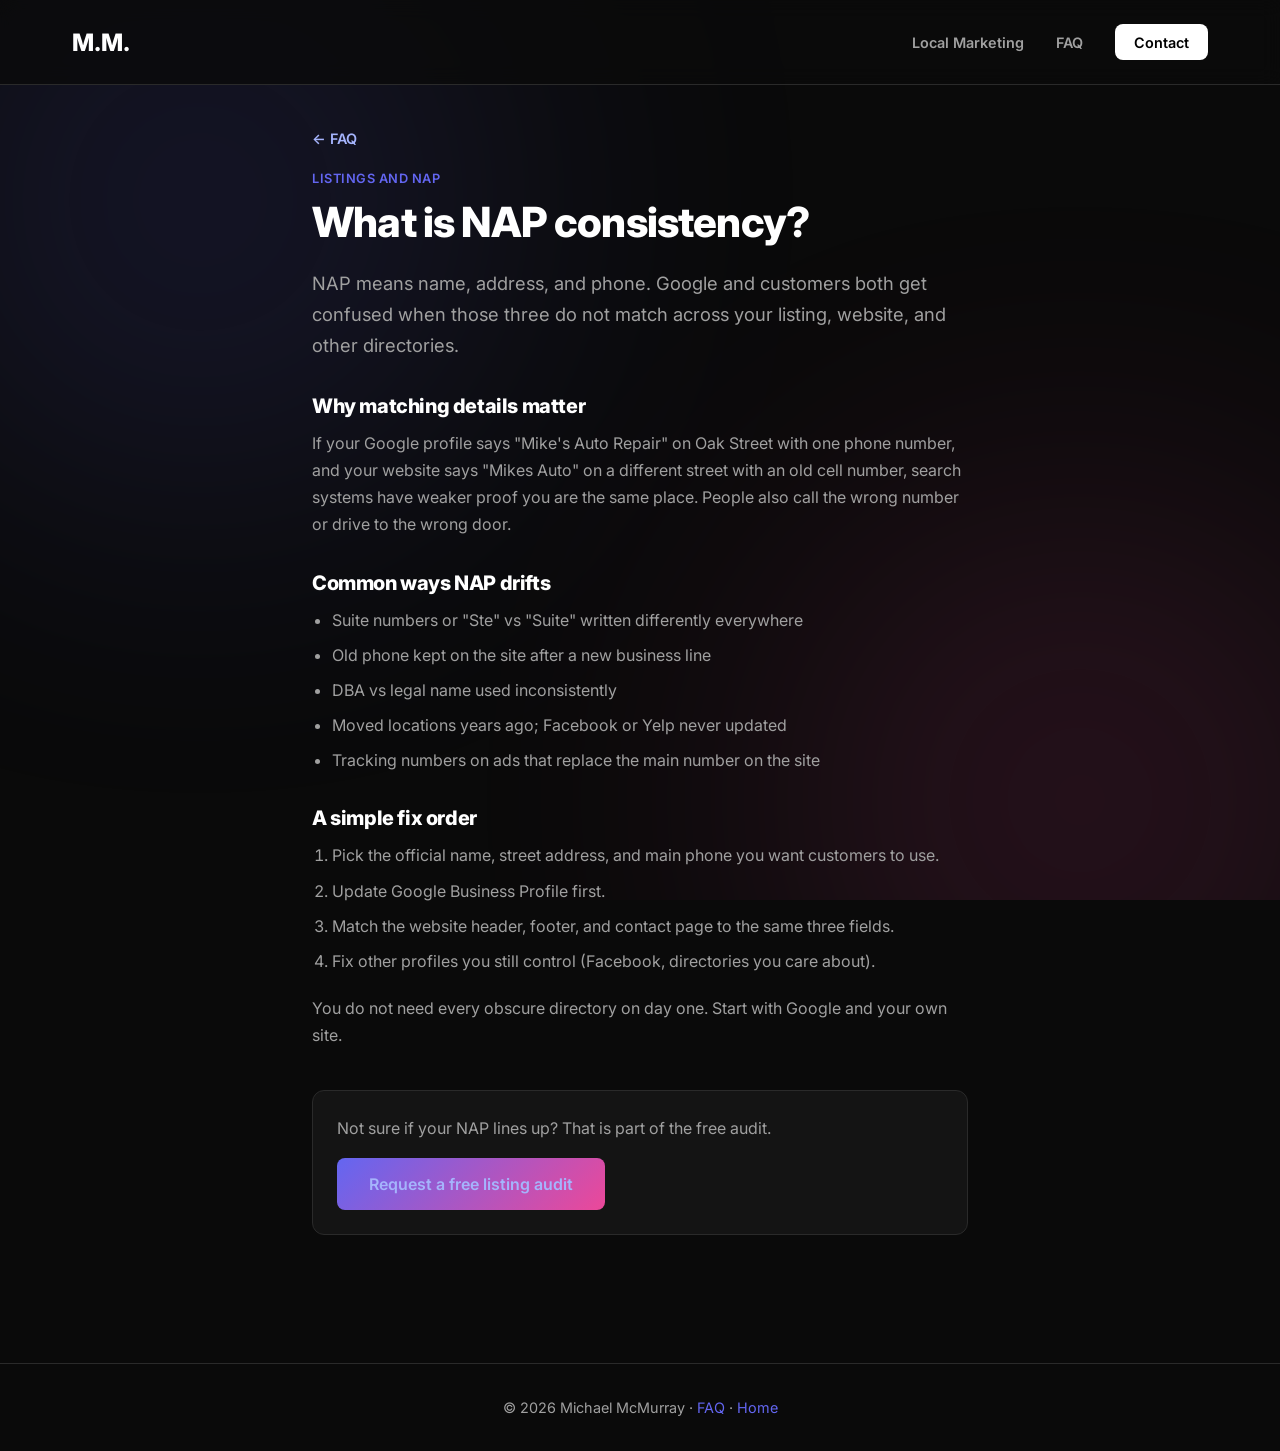
<file: faq/what-is-nap-consistency.html>
<!DOCTYPE html>
<html lang="en">
<head>
    <meta charset="UTF-8">
    <meta name="viewport" content="width=device-width, initial-scale=1.0">
    <title>What is NAP consistency? | FAQ</title>
    <meta name="description" content="What NAP (name, address, phone) consistency means for local Google visibility, explained for small business owners.">
    <link rel="icon" href="../favicon.svg" type="image/svg+xml">
    <link rel="stylesheet" href="../styles.css?v=10">
    <link rel="preconnect" href="https://fonts.googleapis.com">
    <link rel="preconnect" href="https://fonts.gstatic.com" crossorigin>
    <link href="https://fonts.googleapis.com/css2?family=Inter:wght@300;400;600;800&display=swap" rel="stylesheet">
</head>
<body>
    <div class="site-background">
        <div class="gradient-sphere"></div>
        <div class="gradient-sphere secondary"></div>
    </div>

    <nav class="navbar">
        <div class="nav-content">
            <a href="../index.html" class="logo">M.M.</a>
            <button class="nav-toggle" aria-label="Open menu" aria-expanded="false">
                <span></span>
                <span></span>
                <span></span>
            </button>
            <ul class="nav-links">
                <li><a href="../index.html#local-marketing">Local Marketing</a></li>
                <li><a href="index.html">FAQ</a></li>
                <li><a href="../index.html#contact" class="btn-primary-small">Contact</a></li>
            </ul>
        </div>
    </nav>

    <article class="faq-article">
        <a class="faq-back" href="index.html">&larr; FAQ</a>
        <span class="faq-meta">Listings and NAP</span>
        <h1>What is NAP consistency?</h1>
        <p class="faq-lead">NAP means name, address, and phone. Google and customers both get confused when those three do not match across your listing, website, and other directories.</p>

        <h2>Why matching details matter</h2>
        <p>If your Google profile says "Mike's Auto Repair" on Oak Street with one phone number, and your website says "Mikes Auto" on a different street with an old cell number, search systems have weaker proof you are the same place. People also call the wrong number or drive to the wrong door.</p>

        <h2>Common ways NAP drifts</h2>
        <ul>
            <li>Suite numbers or "Ste" vs "Suite" written differently everywhere</li>
            <li>Old phone kept on the site after a new business line</li>
            <li>DBA vs legal name used inconsistently</li>
            <li>Moved locations years ago; Facebook or Yelp never updated</li>
            <li>Tracking numbers on ads that replace the main number on the site</li>
        </ul>

        <h2>A simple fix order</h2>
        <ol>
            <li>Pick the official name, street address, and main phone you want customers to use.</li>
            <li>Update Google Business Profile first.</li>
            <li>Match the website header, footer, and contact page to the same three fields.</li>
            <li>Fix other profiles you still control (Facebook, directories you care about).</li>
        </ol>
        <p>You do not need every obscure directory on day one. Start with Google and your own site.</p>

        <div class="faq-cta">
            <p>Not sure if your NAP lines up? That is part of the free audit.</p>
            <a href="../index.html#audit-form" class="btn-primary">Request a free listing audit</a>
        </div>
    </article>

    <footer>
        <p>&copy; 2026 Michael McMurray · <a href="index.html">FAQ</a> · <a href="../index.html">Home</a></p>
    </footer>
    <script src="../script.js"></script>
</body>
</html>
</file>
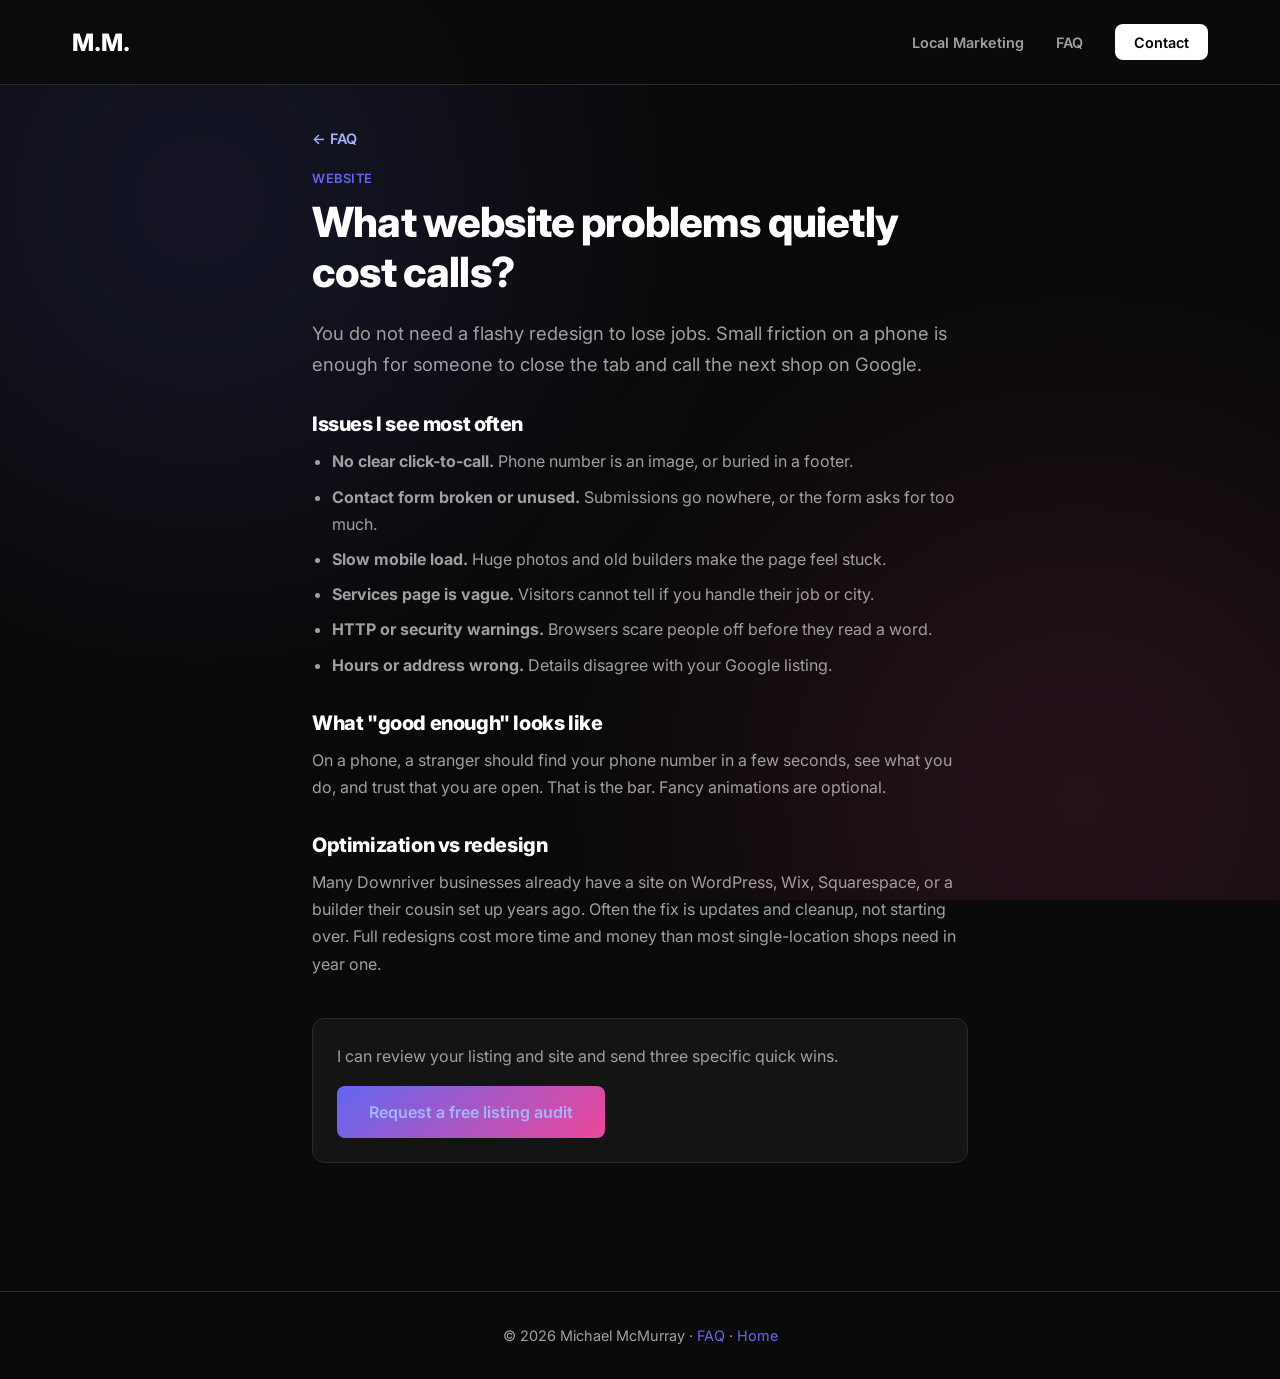
<file: faq/what-website-problems-cost-calls.html>
<!DOCTYPE html>
<html lang="en">
<head>
    <meta charset="UTF-8">
    <meta name="viewport" content="width=device-width, initial-scale=1.0">
    <title>What website problems quietly cost calls? | FAQ</title>
    <meta name="description" content="Common website issues for Downriver contractors and shops that reduce phone calls and form leads.">
    <link rel="icon" href="../favicon.svg" type="image/svg+xml">
    <link rel="stylesheet" href="../styles.css?v=10">
    <link rel="preconnect" href="https://fonts.googleapis.com">
    <link rel="preconnect" href="https://fonts.gstatic.com" crossorigin>
    <link href="https://fonts.googleapis.com/css2?family=Inter:wght@300;400;600;800&display=swap" rel="stylesheet">
</head>
<body>
    <div class="site-background">
        <div class="gradient-sphere"></div>
        <div class="gradient-sphere secondary"></div>
    </div>

    <nav class="navbar">
        <div class="nav-content">
            <a href="../index.html" class="logo">M.M.</a>
            <button class="nav-toggle" aria-label="Open menu" aria-expanded="false">
                <span></span>
                <span></span>
                <span></span>
            </button>
            <ul class="nav-links">
                <li><a href="../index.html#local-marketing">Local Marketing</a></li>
                <li><a href="index.html">FAQ</a></li>
                <li><a href="../index.html#contact" class="btn-primary-small">Contact</a></li>
            </ul>
        </div>
    </nav>

    <article class="faq-article">
        <a class="faq-back" href="index.html">&larr; FAQ</a>
        <span class="faq-meta">Website</span>
        <h1>What website problems quietly cost calls?</h1>
        <p class="faq-lead">You do not need a flashy redesign to lose jobs. Small friction on a phone is enough for someone to close the tab and call the next shop on Google.</p>

        <h2>Issues I see most often</h2>
        <ul>
            <li><strong>No clear click-to-call.</strong> Phone number is an image, or buried in a footer.</li>
            <li><strong>Contact form broken or unused.</strong> Submissions go nowhere, or the form asks for too much.</li>
            <li><strong>Slow mobile load.</strong> Huge photos and old builders make the page feel stuck.</li>
            <li><strong>Services page is vague.</strong> Visitors cannot tell if you handle their job or city.</li>
            <li><strong>HTTP or security warnings.</strong> Browsers scare people off before they read a word.</li>
            <li><strong>Hours or address wrong.</strong> Details disagree with your Google listing.</li>
        </ul>

        <h2>What "good enough" looks like</h2>
        <p>On a phone, a stranger should find your phone number in a few seconds, see what you do, and trust that you are open. That is the bar. Fancy animations are optional.</p>

        <h2>Optimization vs redesign</h2>
        <p>Many Downriver businesses already have a site on WordPress, Wix, Squarespace, or a builder their cousin set up years ago. Often the fix is updates and cleanup, not starting over. Full redesigns cost more time and money than most single-location shops need in year one.</p>

        <div class="faq-cta">
            <p>I can review your listing and site and send three specific quick wins.</p>
            <a href="../index.html#audit-form" class="btn-primary">Request a free listing audit</a>
        </div>
    </article>

    <footer>
        <p>&copy; 2026 Michael McMurray · <a href="index.html">FAQ</a> · <a href="../index.html">Home</a></p>
    </footer>
    <script src="../script.js"></script>
</body>
</html>
</file>
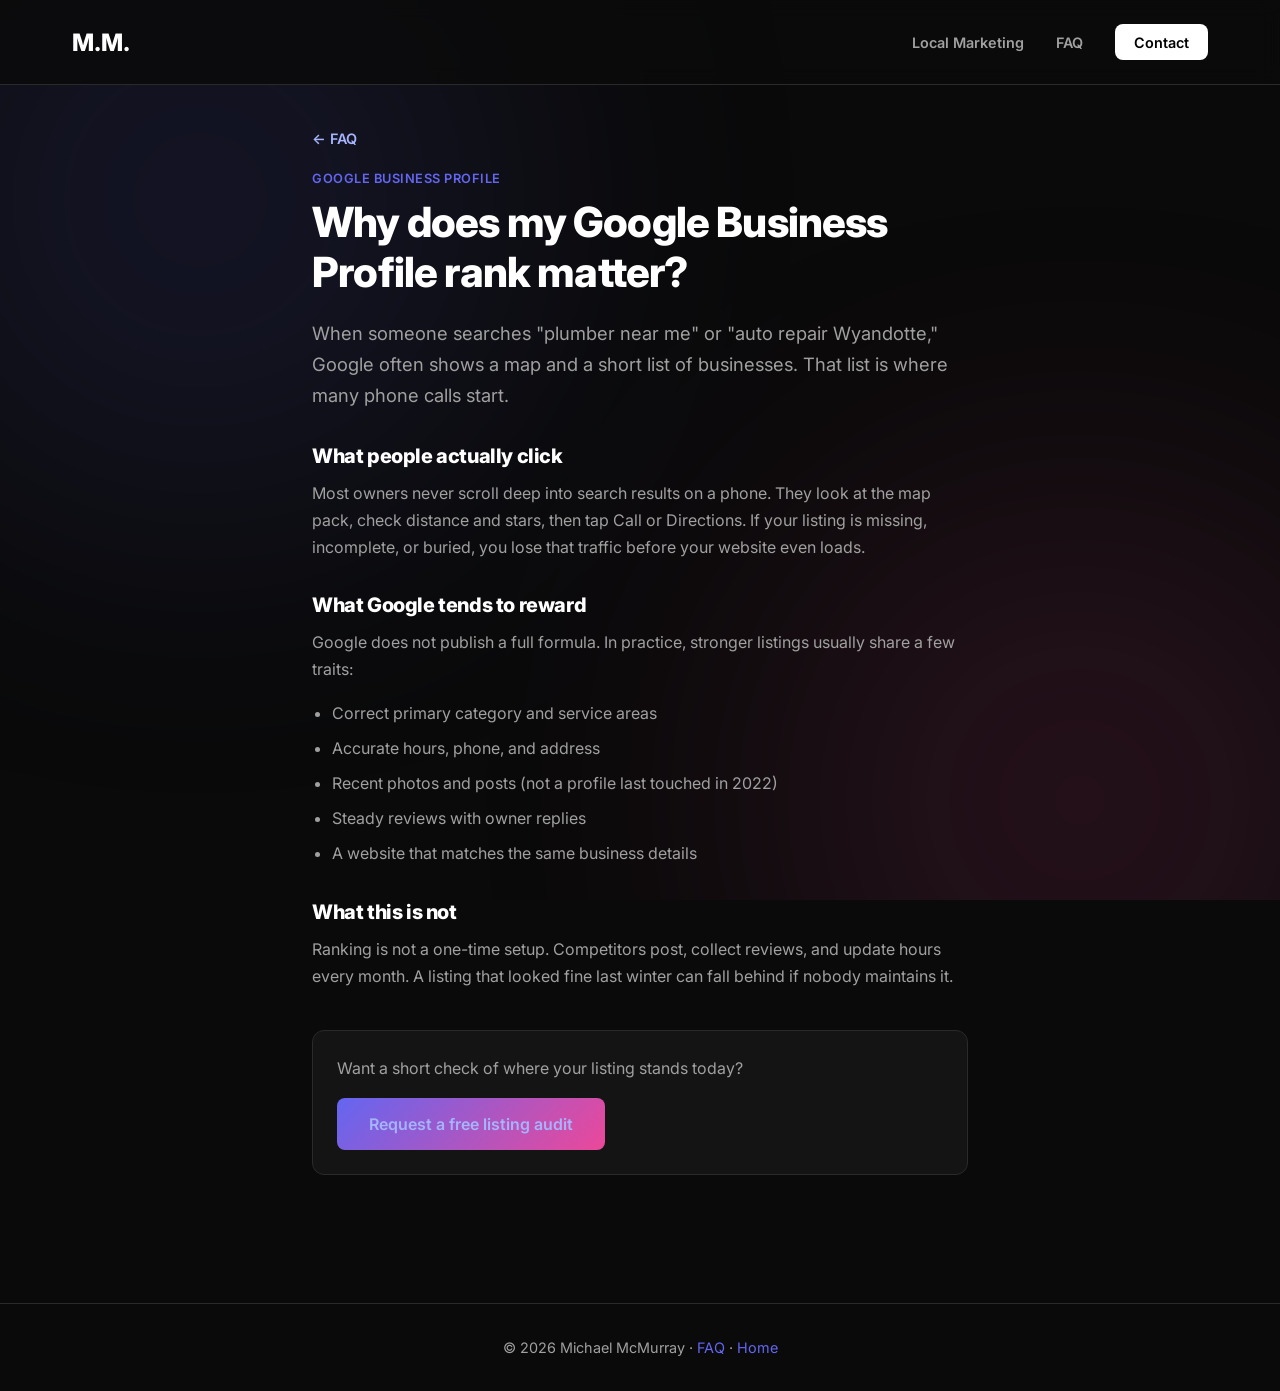
<file: faq/why-does-google-business-profile-rank-matter.html>
<!DOCTYPE html>
<html lang="en">
<head>
    <meta charset="UTF-8">
    <meta name="viewport" content="width=device-width, initial-scale=1.0">
    <title>Why does my Google Business Profile rank matter? | FAQ</title>
    <meta name="description" content="How Google Maps local pack ranking works for Downriver small businesses, and what usually improves visibility.">
    <link rel="icon" href="../favicon.svg" type="image/svg+xml">
    <link rel="stylesheet" href="../styles.css?v=10">
    <link rel="preconnect" href="https://fonts.googleapis.com">
    <link rel="preconnect" href="https://fonts.gstatic.com" crossorigin>
    <link href="https://fonts.googleapis.com/css2?family=Inter:wght@300;400;600;800&display=swap" rel="stylesheet">
</head>
<body>
    <div class="site-background">
        <div class="gradient-sphere"></div>
        <div class="gradient-sphere secondary"></div>
    </div>

    <nav class="navbar">
        <div class="nav-content">
            <a href="../index.html" class="logo">M.M.</a>
            <button class="nav-toggle" aria-label="Open menu" aria-expanded="false">
                <span></span>
                <span></span>
                <span></span>
            </button>
            <ul class="nav-links">
                <li><a href="../index.html#local-marketing">Local Marketing</a></li>
                <li><a href="index.html">FAQ</a></li>
                <li><a href="../index.html#contact" class="btn-primary-small">Contact</a></li>
            </ul>
        </div>
    </nav>

    <article class="faq-article">
        <a class="faq-back" href="index.html">&larr; FAQ</a>
        <span class="faq-meta">Google Business Profile</span>
        <h1>Why does my Google Business Profile rank matter?</h1>
        <p class="faq-lead">When someone searches "plumber near me" or "auto repair Wyandotte," Google often shows a map and a short list of businesses. That list is where many phone calls start.</p>

        <h2>What people actually click</h2>
        <p>Most owners never scroll deep into search results on a phone. They look at the map pack, check distance and stars, then tap Call or Directions. If your listing is missing, incomplete, or buried, you lose that traffic before your website even loads.</p>

        <h2>What Google tends to reward</h2>
        <p>Google does not publish a full formula. In practice, stronger listings usually share a few traits:</p>
        <ul>
            <li>Correct primary category and service areas</li>
            <li>Accurate hours, phone, and address</li>
            <li>Recent photos and posts (not a profile last touched in 2022)</li>
            <li>Steady reviews with owner replies</li>
            <li>A website that matches the same business details</li>
        </ul>

        <h2>What this is not</h2>
        <p>Ranking is not a one-time setup. Competitors post, collect reviews, and update hours every month. A listing that looked fine last winter can fall behind if nobody maintains it.</p>

        <div class="faq-cta">
            <p>Want a short check of where your listing stands today?</p>
            <a href="../index.html#audit-form" class="btn-primary">Request a free listing audit</a>
        </div>
    </article>

    <footer>
        <p>&copy; 2026 Michael McMurray · <a href="index.html">FAQ</a> · <a href="../index.html">Home</a></p>
    </footer>
    <script src="../script.js"></script>
</body>
</html>
</file>
<file: styles.css>
:root {
    --bg-dark: #0a0a0a;
    --bg-card: #141414;
    --text-primary: #ffffff;
    --text-secondary: #a0a0a0;
    --accent-primary: #6366f1;
    --accent-secondary: #ec4899;
    --border-color: #2a2a2a;
    --transition: all 0.3s ease;
}

* {
    margin: 0;
    padding: 0;
    box-sizing: border-box;
}

html {
    scroll-behavior: smooth;
    font-family: 'Inter', sans-serif;
    background-color: var(--bg-dark);
    color: var(--text-primary);
}

h1, h2, h3, h4 { font-weight: 800; letter-spacing: -0.02em; }
p { color: var(--text-secondary); line-height: 1.6; }

.navbar {
    position: fixed;
    top: 0;
    width: 100%;
    padding: 1.5rem 0;
    background: rgba(10, 10, 10, 0.8);
    backdrop-filter: blur(10px);
    z-index: 1000;
    border-bottom: 1px solid var(--border-color);
}

.nav-content {
    max-width: 1200px;
    margin: 0 auto;
    display: flex;
    justify-content: space-between;
    align-items: center;
    padding: 0 2rem;
}

.logo { font-size: 1.5rem; font-weight: 800; color: var(--text-primary); text-decoration: none; }

.nav-toggle {
    display: none;
    flex-direction: column;
    justify-content: center;
    gap: 5px;
    width: 40px;
    height: 40px;
    background: transparent;
    border: 1px solid var(--border-color);
    border-radius: 8px;
    cursor: pointer;
    padding: 8px;
}

.nav-toggle span {
    display: block;
    height: 2px;
    width: 100%;
    background: var(--text-primary);
    transition: var(--transition);
}

.nav-toggle.active span:nth-child(1) { transform: translateY(7px) rotate(45deg); }
.nav-toggle.active span:nth-child(2) { opacity: 0; }
.nav-toggle.active span:nth-child(3) { transform: translateY(-7px) rotate(-45deg); }

.nav-links { display: flex; list-style: none; gap: 2rem; align-items: center; }
.nav-links a { color: var(--text-secondary); text-decoration: none; transition: var(--transition); font-weight: 600; font-size: 0.9rem; }
.nav-links a:hover { color: var(--text-primary); }

.btn-primary, .btn-primary-small, .btn-secondary, .resume-btn {
    display: inline-block;
    text-decoration: none;
    border-radius: 8px;
    font-weight: 600;
    transition: var(--transition);
    cursor: pointer;
}

.btn-primary {
    padding: 1rem 2rem;
    background: linear-gradient(135deg, var(--accent-primary), var(--accent-secondary));
    color: white;
    border: none;
}

.btn-primary:hover { transform: translateY(-2px); box-shadow: 0 10px 20px rgba(99, 102, 241, 0.3); }

.btn-primary-small {
    padding: 0.6rem 1.2rem;
    background: white;
    color: black !important;
}

.btn-primary-small:hover { background: #e0e0e0; transform: translateY(-1px); }

.btn-secondary {
    padding: 1rem 2rem;
    background: transparent;
    color: var(--text-primary);
    border: 1px solid var(--border-color);
}

.btn-secondary:hover { background: var(--bg-card); border-color: var(--text-secondary); }

.hero {
    min-height: 100vh;
    display: flex;
    align-items: center;
    justify-content: center;
    position: relative;
    overflow: hidden;
    padding: 6rem 2rem 0;
}

.hero-content { text-align: center; z-index: 2; max-width: 800px; }

.hero h1 {
    font-size: 4.5rem;
    margin-bottom: 0.5rem;
    background: linear-gradient(135deg, #fff, #a0a0a0);
    -webkit-background-clip: text;
    -webkit-text-fill-color: transparent;
    background-clip: text;
}

.hero h2 { font-size: 2rem; color: var(--text-secondary); margin-bottom: 1.5rem; font-weight: 400; }
.hero p { font-size: 1.1rem; margin-bottom: 2.5rem; max-width: 640px; margin-left: auto; margin-right: auto; }
.hero-cta { display: flex; gap: 1rem; justify-content: center; }

.site-background { position: fixed; top: 0; left: 0; width: 100%; height: 100vh; z-index: -1; overflow: hidden; pointer-events: none; }

.gradient-sphere {
    position: absolute;
    width: 600px;
    height: 600px;
    background: var(--accent-primary);
    border-radius: 50%;
    filter: blur(150px);
    opacity: 0.15;
    top: -100px;
    left: -100px;
}

.gradient-sphere.secondary {
    background: var(--accent-secondary);
    bottom: -200px;
    right: -100px;
    top: auto;
    left: auto;
}

.section { padding: 6rem 2rem; max-width: 1200px; margin: 0 auto; }
.section-title { font-size: 2.5rem; margin-bottom: 3rem; text-align: center; }

.about-content {
    max-width: 720px;
    margin: 0 auto;
    background: var(--bg-card);
    padding: 2.5rem;
    border-radius: 12px;
    border: 1px solid var(--border-color);
}

.about-content p { margin-bottom: 1.25rem; }
.about-content p:last-child { margin-bottom: 0; }

.availability-badge {
    margin-top: 1.5rem;
    padding: 1rem 1.25rem;
    background: rgba(99, 102, 241, 0.1);
    border: 1px solid rgba(99, 102, 241, 0.3);
    border-radius: 8px;
    color: var(--text-primary);
    font-weight: 600;
    font-size: 0.95rem;
}

.timeline { position: relative; max-width: 800px; margin: 0 auto; }

.timeline::before {
    content: '';
    position: absolute;
    left: 20px;
    top: 0;
    height: 100%;
    width: 2px;
    background: var(--border-color);
}

.timeline-item { margin-bottom: 3rem; position: relative; padding-left: 60px; }

.timeline-dot {
    position: absolute;
    left: 11px;
    top: 5px;
    width: 20px;
    height: 20px;
    background: var(--accent-primary);
    border-radius: 50%;
    border: 4px solid var(--bg-dark);
}

.timeline-content {
    background: var(--bg-card);
    padding: 2rem;
    border-radius: 12px;
    border: 1px solid var(--border-color);
    transition: var(--transition);
}

.timeline-content:hover { transform: translateY(-5px); border-color: var(--accent-primary); }
.timeline-content h3 { font-size: 1.5rem; margin-bottom: 0.3rem; }
.timeline-content h4 { color: var(--accent-secondary); font-size: 1rem; margin-bottom: 1rem; font-weight: 600; }

.timeline-content ul {
    padding-left: 1.25rem;
    color: var(--text-secondary);
}

.timeline-content li { margin-bottom: 0.6rem; line-height: 1.6; }
.timeline-content li:last-child { margin-bottom: 0; }

.skills-grid {
    display: grid;
    grid-template-columns: repeat(auto-fit, minmax(260px, 1fr));
    gap: 2rem;
}

.skill-card {
    background: var(--bg-card);
    padding: 2.5rem 2rem;
    border-radius: 12px;
    border: 1px solid var(--border-color);
    text-align: center;
    transition: var(--transition);
}

.skill-card:hover { transform: translateY(-5px); border-color: var(--accent-primary); background: #1a1a1a; }
.skill-icon { font-size: 3rem; margin-bottom: 1.5rem; }
.skill-card h3 { margin-bottom: 1rem; font-size: 1.3rem; }

.contact-container {
    text-align: center;
    background: var(--bg-card);
    padding: 4rem 2rem;
    border-radius: 20px;
    border: 1px solid var(--border-color);
    max-width: 800px;
    margin: 0 auto;
}

.resume-links { display: flex; justify-content: center; gap: 1rem; margin: 2rem 0; flex-wrap: wrap; }
.resume-btn { padding: 1rem 1.5rem; background: var(--border-color); color: white; border: 1px solid #333; }
.resume-btn:hover { background: #333; border-color: var(--accent-primary); }

.contact-info p { font-size: 1.1rem; margin-bottom: 1rem; }
.contact-info a { color: var(--accent-primary); text-decoration: none; }
.contact-info a:hover { text-decoration: underline; }

footer { text-align: center; padding: 2rem; color: var(--text-secondary); border-top: 1px solid var(--border-color); margin-top: 4rem; font-size: 0.9rem; }
footer a { color: var(--accent-primary); text-decoration: none; }
footer a:hover { text-decoration: underline; }

.local-marketing {
    border-top: 1px solid var(--border-color);
    border-bottom: 1px solid var(--border-color);
    background: linear-gradient(180deg, rgba(99, 102, 241, 0.04) 0%, transparent 40%);
}

.lm-header {
    text-align: center;
    max-width: 760px;
    margin: 0 auto 3rem;
}

.lm-eyebrow {
    display: inline-block;
    margin-bottom: 1rem;
    padding: 0.35rem 0.85rem;
    border-radius: 999px;
    border: 1px solid rgba(99, 102, 241, 0.35);
    background: rgba(99, 102, 241, 0.1);
    color: var(--text-primary);
    font-size: 0.85rem;
    font-weight: 600;
    letter-spacing: 0.02em;
    text-transform: uppercase;
}

.lm-header .section-title { margin-bottom: 1.25rem; }
.lm-lead { font-size: 1.1rem; margin-bottom: 2rem; }

.lm-grid {
    display: grid;
    grid-template-columns: repeat(auto-fit, minmax(280px, 1fr));
    gap: 1.5rem;
    margin-bottom: 3rem;
}

.pricing-simple {
    margin-bottom: 3rem;
}

.pricing-setup {
    text-align: center;
    font-size: 1.05rem;
    color: var(--text-secondary);
    margin-bottom: 1.5rem;
    line-height: 1.5;
}

.pricing-setup strong {
    color: var(--text-primary);
}

.pricing-tiers {
    display: grid;
    grid-template-columns: repeat(auto-fit, minmax(260px, 1fr));
    gap: 1.5rem;
    margin-bottom: 1.5rem;
    max-width: 900px;
    margin-left: auto;
    margin-right: auto;
}

.pricing-offer {
    text-align: left;
    background: var(--bg-card);
    border: 1px solid var(--border-color);
    border-radius: 12px;
    padding: 2rem 1.75rem;
}

.pricing-offer-featured {
    border-color: rgba(99, 102, 241, 0.45);
    background: linear-gradient(145deg, rgba(99, 102, 241, 0.12), rgba(236, 72, 153, 0.06));
}

.pricing-badge {
    display: inline-block;
    font-size: 0.75rem;
    font-weight: 600;
    letter-spacing: 0.04em;
    text-transform: uppercase;
    color: var(--accent-primary);
    margin-bottom: 0.75rem;
}

.pricing-title {
    font-size: 1.35rem;
    margin-bottom: 0.5rem;
}

.pricing-amount {
    font-size: 2.5rem;
    font-weight: 800;
    color: var(--text-primary);
    margin-bottom: 0.25rem;
    letter-spacing: -0.02em;
}

.pricing-amount span {
    font-size: 1.05rem;
    font-weight: 600;
    color: var(--text-secondary);
}

.pricing-after {
    font-size: 0.9rem;
    color: var(--text-secondary);
    margin-bottom: 1rem;
}

.pricing-intro {
    margin-bottom: 1.25rem;
    font-size: 0.98rem;
    line-height: 1.6;
    color: var(--text-secondary);
}

.pricing-list {
    padding-left: 1.2rem;
    margin: 0;
    color: var(--text-secondary);
    font-size: 0.95rem;
}

.pricing-list li {
    margin-bottom: 0.55rem;
    line-height: 1.5;
}

.pricing-list li:last-child {
    margin-bottom: 0;
}

.pricing-addon {
    max-width: 900px;
    margin: 0 auto;
    padding-top: 1.25rem;
    border-top: 1px solid var(--border-color);
    font-size: 0.95rem;
    color: var(--text-secondary);
    line-height: 1.6;
    text-align: center;
}

.pricing-addon strong { color: var(--text-primary); }

.lm-card {
    background: var(--bg-card);
    border: 1px solid var(--border-color);
    border-radius: 12px;
    padding: 2rem;
    transition: var(--transition);
}

.lm-card:hover { border-color: var(--accent-primary); transform: translateY(-3px); }
.lm-card h3 { font-size: 1.2rem; margin-bottom: 1rem; }
.lm-card ul { padding-left: 1.25rem; color: var(--text-secondary); }
.lm-card li { margin-bottom: 0.6rem; line-height: 1.6; }
.lm-card li:last-child { margin-bottom: 0; }

.lm-card-accent {
    border-color: rgba(99, 102, 241, 0.4);
    background: linear-gradient(145deg, rgba(99, 102, 241, 0.12), rgba(236, 72, 153, 0.08));
}

.lm-note {
    margin-top: 1rem;
    font-size: 0.9rem;
    color: var(--text-secondary);
}

.case-study,
.audit-block,
.audit-form-container {
    max-width: 800px;
    margin: 0 auto 2.5rem;
    background: var(--bg-card);
    border: 1px solid var(--border-color);
    border-radius: 12px;
    padding: 2rem;
}

.case-study h3,
.audit-block h3,
.audit-form-container h3 {
    font-size: 1.35rem;
    margin-bottom: 0.75rem;
}

.case-study-label {
    color: var(--accent-secondary);
    font-weight: 600;
    margin-bottom: 1rem;
}

.case-study ul,
.audit-checklist {
    padding-left: 1.25rem;
    color: var(--text-secondary);
}

.case-study li,
.audit-checklist li {
    margin-bottom: 0.6rem;
    line-height: 1.6;
}

.audit-checklist strong { color: var(--text-primary); }

.audit-form-container > p {
    margin-bottom: 1.5rem;
    font-size: 0.95rem;
}

.audit-form { display: grid; gap: 1.25rem; }

.form-row label {
    display: block;
    margin-bottom: 0.4rem;
    font-size: 0.9rem;
    font-weight: 600;
    color: var(--text-primary);
}

.form-row input {
    width: 100%;
    padding: 0.85rem 1rem;
    border-radius: 8px;
    border: 1px solid var(--border-color);
    background: var(--bg-dark);
    color: var(--text-primary);
    font-family: inherit;
    font-size: 1rem;
    transition: var(--transition);
}

.form-row input:focus {
    outline: none;
    border-color: var(--accent-primary);
    box-shadow: 0 0 0 3px rgba(99, 102, 241, 0.2);
}

.form-row-split {
    display: grid;
    grid-template-columns: 1fr 1fr;
    gap: 1rem;
}

.form-status {
    padding: 0.85rem 1rem;
    border-radius: 8px;
    font-size: 0.95rem;
    font-weight: 600;
}

.form-status.success {
    background: rgba(34, 197, 94, 0.12);
    border: 1px solid rgba(34, 197, 94, 0.35);
    color: #86efac;
}

.form-status.error {
    background: rgba(239, 68, 68, 0.12);
    border: 1px solid rgba(239, 68, 68, 0.35);
    color: #fca5a5;
}

/* FAQ (public, no login) */
.faq-hero {
    min-height: auto;
    padding: 8rem 2rem 3rem;
    text-align: center;
}

.faq-hero h1 {
    font-size: clamp(2.2rem, 5vw, 3.2rem);
    margin-bottom: 0.75rem;
}

.faq-hero p {
    max-width: 640px;
    margin: 0 auto;
    font-size: 1.1rem;
}

.faq-layout {
    max-width: 800px;
    margin: 0 auto;
    padding: 0 2rem 5rem;
}

.faq-list {
    list-style: none;
    display: grid;
    gap: 1rem;
}

.faq-list a {
    display: block;
    text-decoration: none;
    padding: 1.35rem 1.5rem;
    border: 1px solid var(--border-color);
    border-radius: 12px;
    background: var(--bg-card);
    transition: var(--transition);
}

.faq-list a:hover {
    border-color: var(--accent-primary);
    transform: translateY(-2px);
}

.faq-list h2 {
    font-size: 1.15rem;
    font-weight: 700;
    color: var(--text-primary);
    margin-bottom: 0.4rem;
}

.faq-list p {
    font-size: 0.95rem;
    margin: 0;
}

.faq-meta {
    display: block;
    font-size: 0.8rem;
    font-weight: 600;
    color: var(--accent-primary);
    text-transform: uppercase;
    letter-spacing: 0.04em;
    margin-bottom: 0.75rem;
}

.faq-article {
    max-width: 720px;
    margin: 0 auto;
    padding: 8rem 2rem 4rem;
}

.faq-article h1 {
    font-size: clamp(1.9rem, 4vw, 2.6rem);
    margin-bottom: 1.25rem;
    line-height: 1.2;
}

.faq-article .faq-lead {
    font-size: 1.15rem;
    margin-bottom: 2rem;
    color: var(--text-secondary);
}

.faq-article h2 {
    font-size: 1.25rem;
    margin: 2rem 0 0.75rem;
}

.faq-article p,
.faq-article li {
    color: var(--text-secondary);
    line-height: 1.7;
    margin-bottom: 1rem;
}

.faq-article ul,
.faq-article ol {
    padding-left: 1.25rem;
    margin-bottom: 1.25rem;
}

.faq-article li { margin-bottom: 0.5rem; }

.faq-article a { color: #a5b4fc; }

.faq-back {
    display: inline-block;
    margin-bottom: 1.5rem;
    color: var(--text-secondary);
    text-decoration: none;
    font-weight: 600;
    font-size: 0.9rem;
}

.faq-back:hover { color: var(--text-primary); }

.faq-cta {
    margin-top: 2.5rem;
    padding: 1.5rem;
    border: 1px solid var(--border-color);
    border-radius: 12px;
    background: var(--bg-card);
}

.faq-cta p { margin-bottom: 1rem; }

.fade-in { opacity: 0; transform: translateY(20px); animation: fadeIn 0.8s ease forwards; }
.delay-1 { animation-delay: 0.2s; }
.delay-2 { animation-delay: 0.4s; }
.delay-3 { animation-delay: 0.6s; }

@keyframes fadeIn {
    to { opacity: 1; transform: translateY(0); }
}

.reveal { opacity: 0; transform: translateY(40px); transition: all 0.8s ease; }
.reveal.active { opacity: 1; transform: translateY(0); }

@media (max-width: 768px) {
    .hero h1 { font-size: 3rem; }
    .hero h2 { font-size: 1.5rem; }
    .hero-cta { flex-direction: column; align-items: center; }
    .nav-toggle { display: flex; }

    .nav-links {
        display: none;
        position: absolute;
        top: 100%;
        left: 0;
        right: 0;
        flex-direction: column;
        gap: 0;
        background: rgba(10, 10, 10, 0.97);
        border-bottom: 1px solid var(--border-color);
        padding: 1rem 0;
    }

    .nav-links.open { display: flex; }

    .nav-links li { width: 100%; text-align: center; }
    .nav-links a { display: block; padding: 1rem 2rem; }
    .nav-content { position: relative; }

    .timeline::before { left: 15px; }
    .timeline-item { padding-left: 45px; }
    .timeline-dot { left: 6px; }

    .about-content { padding: 1.5rem; }
    .resume-links { flex-direction: column; align-items: center; }
    .resume-btn { width: 100%; max-width: 280px; text-align: center; }

    .form-row-split { grid-template-columns: 1fr; }
    .lm-header .section-title { font-size: 2rem; }
}
</file>
